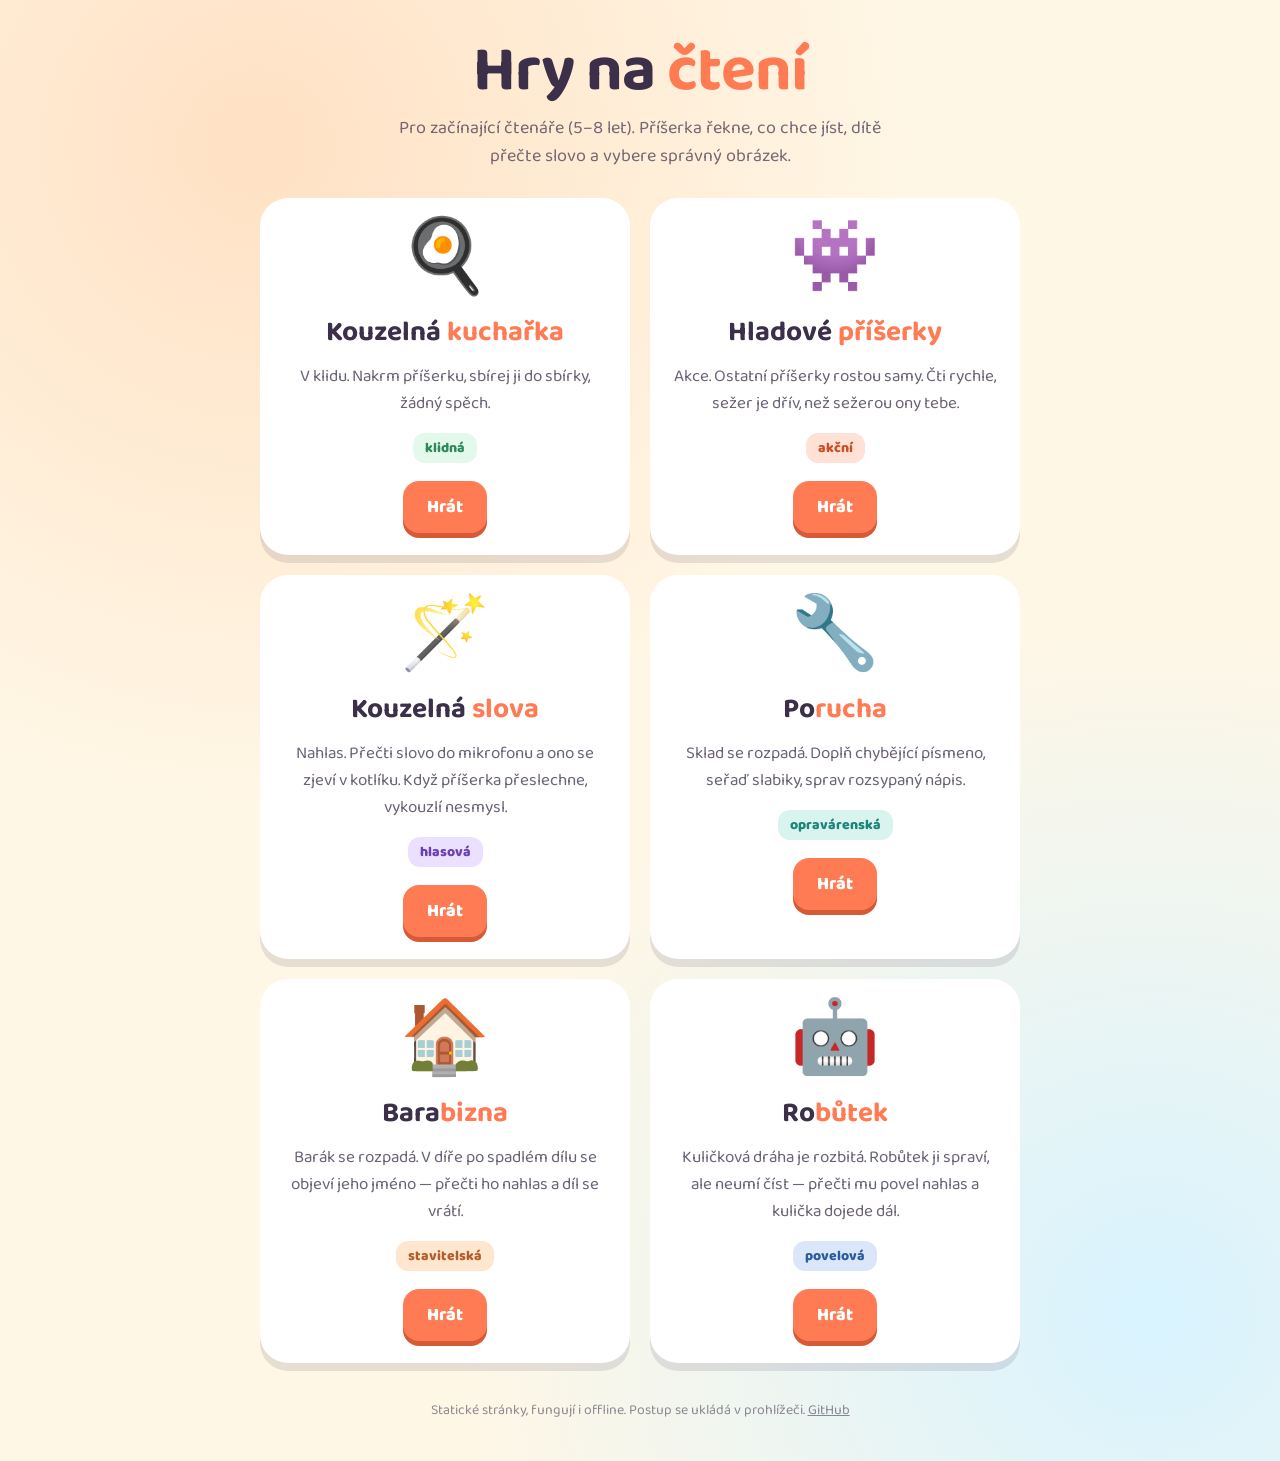
<file: index.html>
<!DOCTYPE html>
<html lang="cs">
<head>
<meta charset="utf-8">
<meta name="viewport" content="width=device-width, initial-scale=1">
<meta name="apple-mobile-web-app-capable" content="yes">
<title>Čtení – hry pro začínající čtenáře</title>
<link rel="icon" href="data:image/svg+xml,<svg xmlns=%22http://www.w3.org/2000/svg%22 viewBox=%220 0 100 100%22><text y=%22.9em%22 font-size=%2290%22>📖</text></svg>">
<link rel="preconnect" href="https://fonts.googleapis.com">
<link href="https://fonts.googleapis.com/css2?family=Baloo+2:wght@700;800&display=swap" rel="stylesheet">
<style>
  :root { --bg: #fff7e6; --ink: #3b2f4a; --accent: #ff7b54; --card: #fff; --shadow: 0 8px 0 rgba(59,47,74,.12); }
  * { box-sizing: border-box; -webkit-tap-highlight-color: transparent; }
  html, body { margin: 0; min-height: 100%; }
  body {
    font-family: 'Baloo 2', 'Nunito', system-ui, sans-serif; color: var(--ink); background: var(--bg);
    background-image: radial-gradient(circle at 20% 10%, #ffe1c4 0, transparent 40%), radial-gradient(circle at 90% 90%, #d8f3ff 0, transparent 40%);
    display: flex; flex-direction: column; align-items: center; padding: 24px 16px 40px;
  }
  h1 { font-size: clamp(36px, 8vw, 64px); margin: 16px 0 0; line-height: 1; letter-spacing: -1px; text-align: center; }
  h1 span { color: var(--accent); }
  .sub { margin: 10px 0 28px; opacity: .7; font-size: 18px; text-align: center; max-width: 520px; }
  .games { display: grid; grid-template-columns: repeat(auto-fit, minmax(260px, 1fr)); gap: 20px; width: 100%; max-width: 760px; }
  .game {
    display: flex; flex-direction: column; align-items: center; text-align: center; gap: 8px;
    background: var(--card); border-radius: 28px; padding: 26px 20px 22px; box-shadow: var(--shadow);
    color: inherit; text-decoration: none; transition: transform .15s, box-shadow .15s;
  }
  .game:hover { transform: translateY(-4px); box-shadow: 0 12px 0 rgba(59,47,74,.14); }
  .game:active { transform: translateY(4px); box-shadow: none; }
  .game .icon { font-size: 72px; line-height: 1; }
  .game h2 { margin: 6px 0 0; font-size: 28px; }
  .game h2 span { color: var(--accent); }
  .game p { margin: 0; font-size: 17px; opacity: .75; }
  .game .tag { margin-top: 8px; font-size: 14px; font-weight: 800; padding: 4px 12px; border-radius: 12px; background: #e3f9ec; color: #2f8a5a; }
  .game .tag.action { background: #ffe1d6; color: #c94f2a; }
  .game .tag.voice { background: #ece0ff; color: #6b3fb5; }
  .game .tag.repair { background: #d9f3ef; color: #1d8578; }
  .game .tag.house { background: #ffe6cf; color: #b35f2d; }
  .game .tag.robot { background: #dbe7f8; color: #2a5e9e; }
  .game .btn { margin-top: 10px; font-weight: 800; font-size: 18px; border-radius: 16px; padding: 12px 24px; background: var(--accent); color: #fff; box-shadow: 0 5px 0 #d65a36; }
  footer { margin-top: 36px; font-size: 14px; opacity: .55; text-align: center; }
  footer a { color: inherit; }
</style>
</head>
<body>
  <h1>Hry na <span>čtení</span></h1>
  <p class="sub">Pro začínající čtenáře (5–8 let). Příšerka řekne, co chce jíst, dítě přečte slovo a vybere správný obrázek.</p>

  <div class="games">
    <a class="game" href="kouzelna-kucharka/">
      <div class="icon">🍳</div>
      <h2>Kouzelná <span>kuchařka</span></h2>
      <p>V klidu. Nakrm příšerku, sbírej ji do sbírky, žádný spěch.</p>
      <span class="tag">klidná</span>
      <span class="btn">Hrát</span>
    </a>
    <a class="game" href="hladove-priserky/">
      <div class="icon">👾</div>
      <h2>Hladové <span>příšerky</span></h2>
      <p>Akce. Ostatní příšerky rostou samy. Čti rychle, sežer je dřív, než sežerou ony tebe.</p>
      <span class="tag action">akční</span>
      <span class="btn">Hrát</span>
    </a>
    <a class="game" href="kouzelna-slova/">
      <div class="icon">🪄</div>
      <h2>Kouzelná <span>slova</span></h2>
      <p>Nahlas. Přečti slovo do mikrofonu a ono se zjeví v kotlíku. Když příšerka přeslechne, vykouzlí nesmysl.</p>
      <span class="tag voice">hlasová</span>
      <span class="btn">Hrát</span>
    </a>
    <a class="game" href="porucha/">
      <div class="icon">🔧</div>
      <h2>Po<span>rucha</span></h2>
      <p>Sklad se rozpadá. Doplň chybějící písmeno, seřaď slabiky, sprav rozsypaný nápis.</p>
      <span class="tag repair">opravárenská</span>
      <span class="btn">Hrát</span>
    </a>
    <a class="game" href="barabizna/">
      <div class="icon">🏠</div>
      <h2>Bara<span>bizna</span></h2>
      <p>Barák se rozpadá. V díře po spadlém dílu se objeví jeho jméno — přečti ho nahlas a díl se vrátí.</p>
      <span class="tag house">stavitelská</span>
      <span class="btn">Hrát</span>
    </a>
    <a class="game" href="robutek/">
      <div class="icon">🤖</div>
      <h2>Ro<span>bůtek</span></h2>
      <p>Kuličková dráha je rozbitá. Robůtek ji spraví, ale neumí číst — přečti mu povel nahlas a kulička dojede dál.</p>
      <span class="tag robot">povelová</span>
      <span class="btn">Hrát</span>
    </a>
  </div>

  <footer>Statické stránky, fungují i offline. Postup se ukládá v prohlížeči. <a href="https://github.com/tynovsky/cteni">GitHub</a></footer>
</body>
</html>
</file>
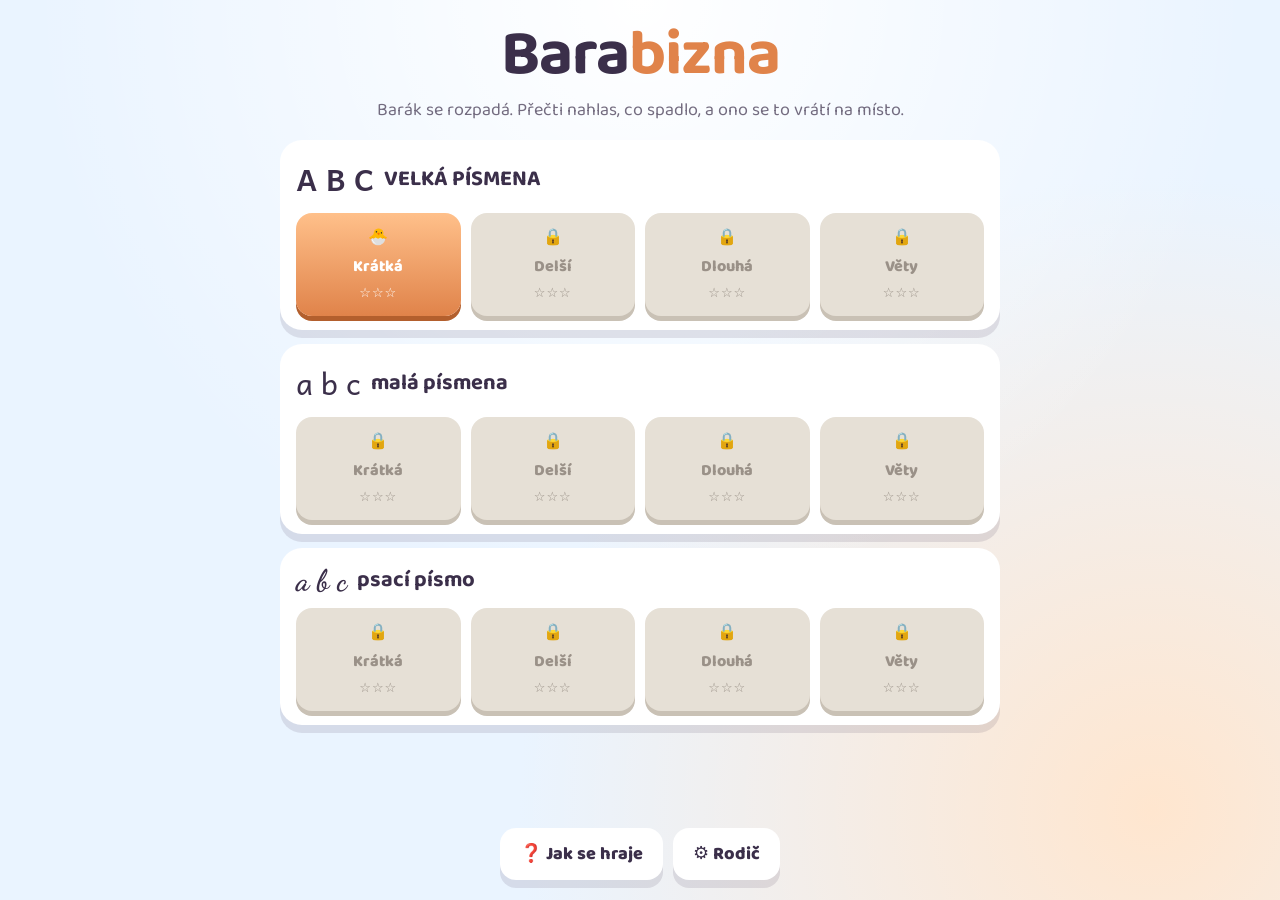
<file: barabizna/index.html>
<!DOCTYPE html>
<html lang="cs">
<head>
<meta charset="utf-8">
<meta name="viewport" content="width=device-width, initial-scale=1, maximum-scale=1, user-scalable=no">
<meta name="apple-mobile-web-app-capable" content="yes">
<title>Barabizna</title>
<link rel="preconnect" href="https://fonts.googleapis.com">
<link href="https://fonts.googleapis.com/css2?family=Andika:wght@400;700&family=Baloo+2:wght@700;800&family=Dancing+Script:wght@600;700&display=swap" rel="stylesheet">
<link rel="stylesheet" href="style.css">
</head>
<body>

<!-- DOMŮ -->
<section id="home" class="screen active">
  <header class="title">
    <h1>Bara<span>bizna</span></h1>
    <p>Barák se rozpadá. Přečti nahlas, co spadlo, a ono se to vrátí na místo.</p>
  </header>
  <div class="warn" id="mic-warn" hidden></div>
  <div class="worlds" id="worlds"></div>
  <div class="home-buttons">
    <button class="btn ghost" id="btn-help">❓ Jak se hraje</button>
    <button class="btn ghost" id="btn-parent">⚙️ Rodič</button>
  </div>
</section>

<!-- HRA -->
<section id="game" class="screen">
  <div class="topbar">
    <button class="btn round" id="btn-back">←</button>
    <div class="progress"><div class="bar" id="bar"></div><span id="bar-text"></span></div>
    <button class="btn round" id="btn-speak" title="Přečti mi to">🔊</button>
  </div>

  <div class="scene-wrap" id="scene-wrap">
    <div class="scene" id="scene">
      <svg id="svg" viewBox="0 0 400 340" preserveAspectRatio="xMidYMid meet" aria-hidden="true"></svg>
      <div class="labels" id="labels"></div>
    </div>
  </div>

  <div class="micbar" id="micbar" hidden>
    <button class="mic off" id="btn-mic">
      <span class="ring"></span>
      <span class="ico">🎤</span>
    </button>
    <div class="mic-side">
      <div class="mic-label" id="mic-label">Ťukni a mluv</div>
      <div class="heard" id="heard"></div>
    </div>
  </div>
</section>

<!-- Modal: kolo hotovo -->
<div class="modal" id="modal-done">
  <div class="card">
    <div class="confetti">🏠</div>
    <h2 id="done-title"></h2>
    <p id="done-text"></p>
    <div class="modal-buttons">
      <button class="btn big" id="btn-next">Ještě jednou</button>
      <button class="btn ghost" id="btn-home">Domů</button>
    </div>
  </div>
</div>

<!-- Modal: nápověda -->
<div class="modal" id="modal-help">
  <div class="card help">
    <h2>Jak se hraje</h2>
    <ul>
      <li>🏠 Na začátku je barák celý. Žádná písmena.</li>
      <li>🧱 Po chvíli něco spadne — zůstane po tom díra a v ní <b>slovo</b>.</li>
      <li>🗣️ Přečti to slovo nahlas a věc se vrátí na místo.</li>
      <li>🕳️ Děr může být víc naráz. Přečti kteroukoli, záleží na tobě.</li>
      <li>👆 Ťuknutí na slovo ti ho přečte. Když se čtení nedaří, ťuknutím se díl vrátí.</li>
      <li>🏆 Vrátíš dost dílů a kolo je hotové. Prohrát se nedá.</li>
    </ul>
    <div class="modal-buttons"><button class="btn big" id="help-close">Jasně</button></div>
  </div>
</div>

<!-- Modal: rodič -->
<div class="modal" id="modal-parent">
  <div class="card parent">
    <div id="parent-gate">
      <h2>Pro rodiče</h2>
      <p>Kolik je <b id="gate-q"></b>?</p>
      <input type="number" id="gate-a" inputmode="numeric">
      <div class="modal-buttons"><button class="btn big" id="gate-ok">OK</button><button class="btn ghost" id="gate-cancel">Zpět</button></div>
    </div>
    <div id="parent-panel" hidden>
      <h2>Nastavení</h2>
      <label><input type="checkbox" id="opt-mic"> Opravovat hlasem (mikrofon)</label>
      <label>Přísnost rozpoznávání:
        <select id="opt-strict">
          <option value="0">shovívavá – uzná i nepřesné</option>
          <option value="1">normální</option>
          <option value="2">přísná – jen přesně</option>
        </select>
      </label>
      <label>Jak rychle se rozpadá:
        <select id="opt-speed">
          <option value="0.6">pomalu</option>
          <option value="1">normálně</option>
          <option value="1.6">rychle</option>
        </select>
      </label>
      <label>Dílů na kolo: <input type="number" id="opt-goal" min="3" max="20"></label>
      <label><input type="checkbox" id="opt-syll"> Ukazovat slabiky (KO·MÍN)</label>
      <label><input type="checkbox" id="opt-tts"> Předčítat nahlas (🔊)</label>
      <label><input type="checkbox" id="opt-sound"> Zvuky</label>
      <label><input type="checkbox" id="opt-unlock"> Odemknout všechny levely</label>
      <div class="modal-buttons">
        <button class="btn ghost danger" id="btn-reset">Smazat postup</button>
        <button class="btn big" id="parent-close">Hotovo</button>
      </div>
    </div>
  </div>
</div>

<script src="parts.js"></script>
<script src="game.js"></script>
</body>
</html>
</file>
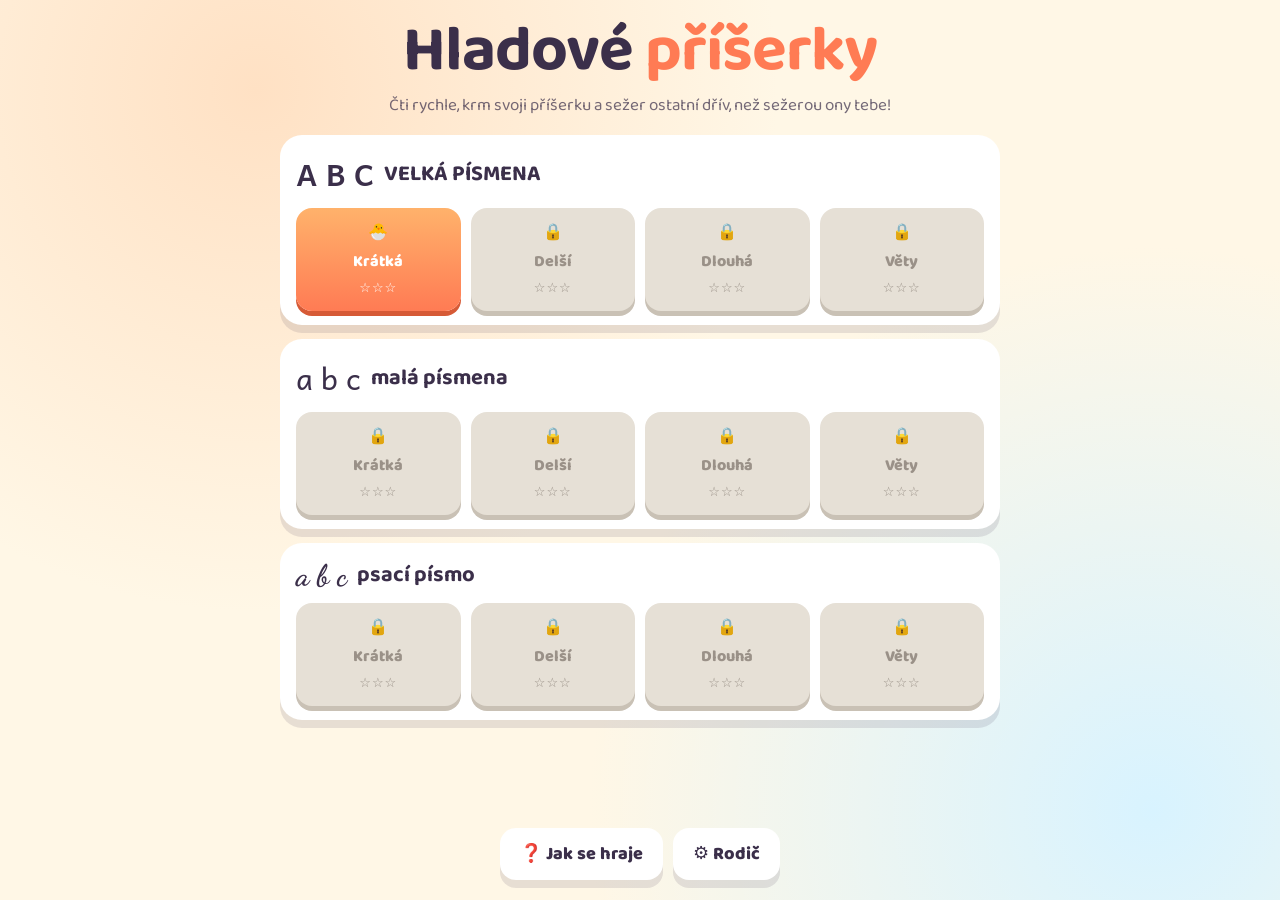
<file: hladove-priserky/index.html>
<!DOCTYPE html>
<html lang="cs">
<head>
<meta charset="utf-8">
<meta name="viewport" content="width=device-width, initial-scale=1, maximum-scale=1, user-scalable=no">
<meta name="apple-mobile-web-app-capable" content="yes">
<title>Hladové příšerky</title>
<link rel="preconnect" href="https://fonts.googleapis.com">
<link href="https://fonts.googleapis.com/css2?family=Andika:wght@400;700&family=Baloo+2:wght@700;800&family=Dancing+Script:wght@600;700&display=swap" rel="stylesheet">
<link rel="icon" href="data:image/svg+xml,<svg xmlns=%22http://www.w3.org/2000/svg%22 viewBox=%220 0 100 100%22><text y=%22.9em%22 font-size=%2290%22>👾</text></svg>">
<link rel="stylesheet" href="style.css">
</head>
<body>

<!-- DOMŮ -->
<section id="home" class="screen active">
  <header class="title">
    <h1>Hladové <span>příšerky</span></h1>
    <p>Čti rychle, krm svoji příšerku a sežer ostatní dřív, než sežerou ony tebe!</p>
  </header>
  <div class="worlds" id="worlds"></div>
  <div class="home-buttons">
    <button class="btn ghost" id="btn-help">❓ Jak se hraje</button>
    <button class="btn ghost" id="btn-parent">⚙️ Rodič</button>
  </div>
</section>

<!-- HRA -->
<section id="game" class="screen">
  <div class="topbar">
    <button class="btn round" id="btn-back">←</button>
    <div class="score" id="score"></div>
    <button class="btn round" id="btn-speak" title="Přečti mi to">🔊</button>
  </div>
  <div class="arena" id="arena">
    <div class="flash" id="flash"></div>
  </div>
  <div class="feed">
    <div class="bubble" id="bubble"><span class="who" id="who"></span><span id="word"></span></div>
    <div class="choices" id="choices"></div>
  </div>
</section>

<!-- Modal: konec kola -->
<div class="modal" id="modal-done">
  <div class="card">
    <div class="confetti" id="done-icon">🎉</div>
    <h2 id="done-title"></h2>
    <p id="done-text"></p>
    <div class="modal-buttons">
      <button class="btn big" id="btn-again">Znovu</button>
      <button class="btn ghost" id="btn-home">Domů</button>
    </div>
  </div>
</div>

<!-- Modal: nápověda -->
<div class="modal" id="modal-help">
  <div class="card help">
    <h2>Jak se hraje</h2>
    <ul>
      <li>🍎 Přečti, co tvoje příšerka chce, a ťukni na správný obrázek. Příšerka vyroste.</li>
      <li>👾 Ostatní příšerky rostou samy. Když budeš pomalý, přerostou tě.</li>
      <li>😋 Větší příšerka sežere menší, když se dotknou. Ty taky!</li>
      <li>👆 Ťukni do arény a tvoje příšerka tam poplave. Uteč velkým, lov malé.</li>
      <li>🏆 Sežer dost příšerek a vyhrál jsi.</li>
    </ul>
    <div class="modal-buttons"><button class="btn big" id="help-close">Jasně!</button></div>
  </div>
</div>

<!-- Modal: rodič -->
<div class="modal" id="modal-parent">
  <div class="card parent">
    <div id="parent-gate">
      <h2>Pro rodiče</h2>
      <p>Kolik je <b id="gate-q"></b>?</p>
      <input type="number" id="gate-a" inputmode="numeric">
      <div class="modal-buttons"><button class="btn big" id="gate-ok">OK</button><button class="btn ghost" id="gate-cancel">Zpět</button></div>
    </div>
    <div id="parent-panel" hidden>
      <h2>Nastavení</h2>
      <label><input type="checkbox" id="opt-syll"> Ukazovat slabiky (MA-SO)</label>
      <label><input type="checkbox" id="opt-tts"> Předčítat nahlas (🔊)</label>
      <label><input type="checkbox" id="opt-sound"> Zvuky</label>
      <label><input type="checkbox" id="opt-unlock"> Odemknout všechny levely</label>
      <label>Tempo hry:
        <select id="opt-tempo">
          <option value="0.6">Pomalé</option>
          <option value="1">Normální</option>
          <option value="1.5">Rychlé</option>
        </select>
      </label>
      <label>Kolik příšerek sežrat na výhru: <input type="number" id="opt-target" min="3" max="20"></label>
      <h3>Vlastní slova</h3>
      <p class="hint">Slabiky odděl pomlčkou, např. <code>ba-bič-ka</code>. Emoji nebo obrázek: vlož emoji.</p>
      <div class="row"><input id="cw-word" placeholder="slo-vo"><input id="cw-emoji" placeholder="🧸" maxlength="8"><button class="btn" id="cw-add">+</button></div>
      <ul id="cw-list"></ul>
      <div class="modal-buttons">
        <button class="btn ghost danger" id="btn-reset">Smazat postup</button>
        <button class="btn big" id="parent-close">Hotovo</button>
      </div>
    </div>
  </div>
</div>

<script src="words.js"></script>
<script src="game.js"></script>
</body>
</html>
</file>
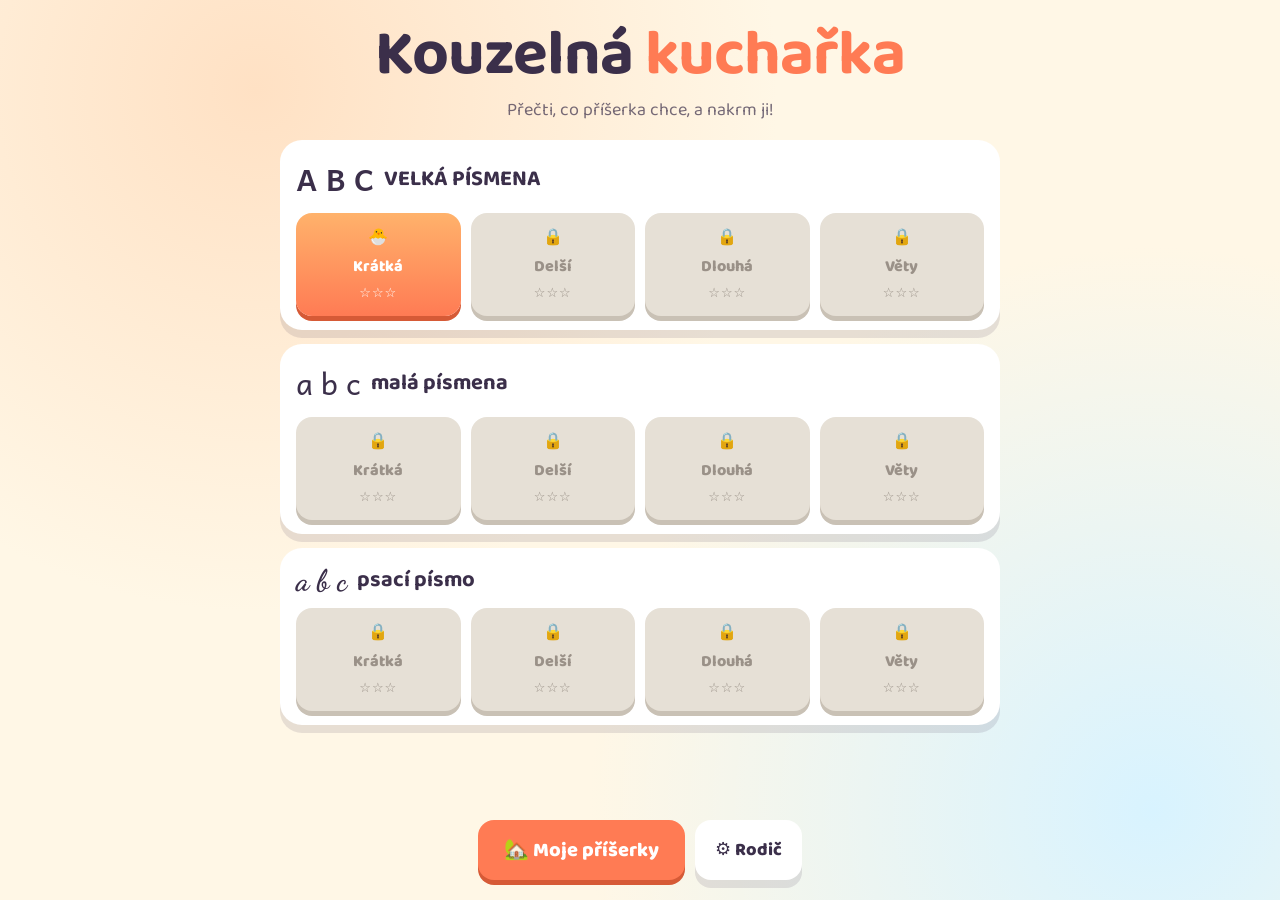
<file: kouzelna-kucharka/index.html>
<!DOCTYPE html>
<html lang="cs">
<head>
<meta charset="utf-8">
<meta name="viewport" content="width=device-width, initial-scale=1, maximum-scale=1, user-scalable=no">
<meta name="apple-mobile-web-app-capable" content="yes">
<title>Kouzelná kuchařka</title>
<link rel="preconnect" href="https://fonts.googleapis.com">
<link href="https://fonts.googleapis.com/css2?family=Andika:wght@400;700&family=Baloo+2:wght@700;800&family=Dancing+Script:wght@600;700&display=swap" rel="stylesheet">
<link rel="stylesheet" href="style.css">
</head>
<body>

<!-- DOMŮ -->
<section id="home" class="screen active">
  <header class="title">
    <h1>Kouzelná <span>kuchařka</span></h1>
    <p>Přečti, co příšerka chce, a nakrm ji!</p>
  </header>
  <div class="worlds" id="worlds"></div>
  <div class="home-buttons">
    <button class="btn big" id="btn-zoo">🏡 Moje příšerky</button>
    <button class="btn ghost" id="btn-parent">⚙️ Rodič</button>
  </div>
</section>

<!-- HRA -->
<section id="game" class="screen">
  <div class="topbar">
    <button class="btn round" id="btn-back">←</button>
    <div class="progress"><div class="bar" id="bar"></div><span id="bar-text"></span></div>
    <button class="btn round" id="btn-speak" title="Přečti mi to">🔊</button>
  </div>
  <div class="stage">
    <div class="monster-wrap" id="monster-wrap">
      <div class="monster" id="monster"></div>
      <div class="monster-name" id="monster-name"></div>
    </div>
    <div class="bubble" id="bubble"><span id="word"></span></div>
  </div>
  <div class="choices" id="choices"></div>
</section>

<!-- ZOO -->
<section id="zoo" class="screen">
  <div class="topbar"><button class="btn round" id="btn-zoo-back">←</button><h2>Moje příšerky</h2><span></span></div>
  <div class="zoo-grid" id="zoo-grid"></div>
</section>

<!-- Modal: level hotov -->
<div class="modal" id="modal-done">
  <div class="card">
    <div class="confetti">🎉</div>
    <h2 id="done-title">Příšerka je plná!</h2>
    <p id="done-text"></p>
    <div class="modal-buttons">
      <button class="btn big" id="btn-next">Další příšerka</button>
      <button class="btn ghost" id="btn-home">Domů</button>
    </div>
  </div>
</div>

<!-- Modal: rodič -->
<div class="modal" id="modal-parent">
  <div class="card parent">
    <div id="parent-gate">
      <h2>Pro rodiče</h2>
      <p>Kolik je <b id="gate-q"></b>?</p>
      <input type="number" id="gate-a" inputmode="numeric">
      <div class="modal-buttons"><button class="btn big" id="gate-ok">OK</button><button class="btn ghost" id="gate-cancel">Zpět</button></div>
    </div>
    <div id="parent-panel" hidden>
      <h2>Nastavení</h2>
      <label><input type="checkbox" id="opt-syll"> Ukazovat slabiky (MA-SO)</label>
      <label><input type="checkbox" id="opt-tts"> Předčítat nahlas (🔊)</label>
      <label><input type="checkbox" id="opt-sound"> Zvuky</label>
      <label><input type="checkbox" id="opt-unlock"> Odemknout všechny levely</label>
      <label>Jídel na příšerku: <input type="number" id="opt-goal" min="3" max="20"></label>
      <h3>Vlastní slova</h3>
      <p class="hint">Slabiky odděl pomlčkou, např. <code>ba-bič-ka</code>. Emoji nebo obrázek: vlož emoji.</p>
      <div class="row"><input id="cw-word" placeholder="slo-vo"><input id="cw-emoji" placeholder="🧸" maxlength="8"><button class="btn" id="cw-add">+</button></div>
      <ul id="cw-list"></ul>
      <div class="modal-buttons">
        <button class="btn ghost danger" id="btn-reset">Smazat postup</button>
        <button class="btn big" id="parent-close">Hotovo</button>
      </div>
    </div>
  </div>
</div>

<script src="words.js"></script>
<script src="game.js"></script>
</body>
</html>
</file>
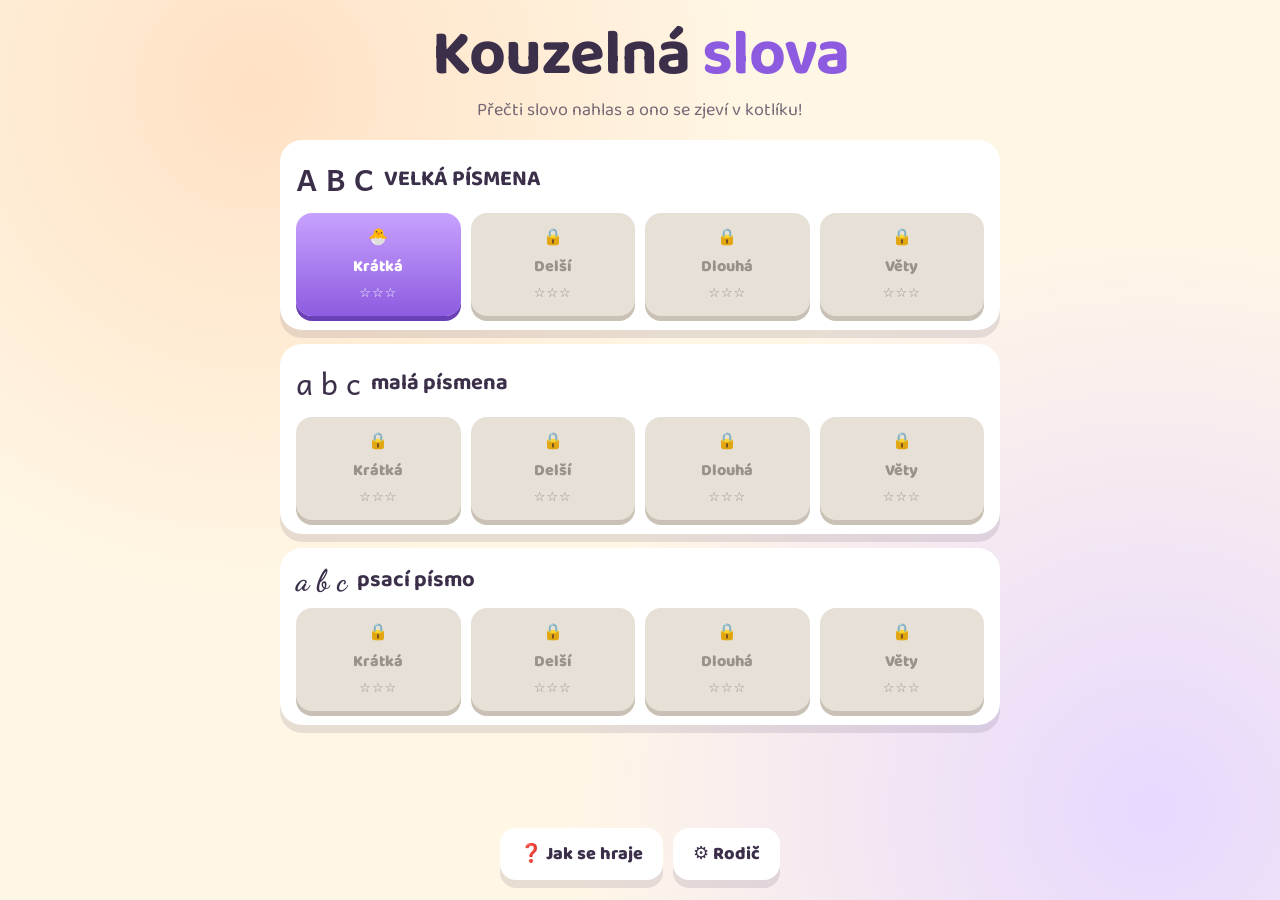
<file: kouzelna-slova/index.html>
<!DOCTYPE html>
<html lang="cs">
<head>
<meta charset="utf-8">
<meta name="viewport" content="width=device-width, initial-scale=1, maximum-scale=1, user-scalable=no">
<meta name="apple-mobile-web-app-capable" content="yes">
<title>Kouzelná slova</title>
<link rel="preconnect" href="https://fonts.googleapis.com">
<link href="https://fonts.googleapis.com/css2?family=Andika:wght@400;700&family=Baloo+2:wght@700;800&family=Dancing+Script:wght@600;700&display=swap" rel="stylesheet">
<link rel="stylesheet" href="style.css">
</head>
<body>

<!-- DOMŮ -->
<section id="home" class="screen active">
  <header class="title">
    <h1>Kouzelná <span>slova</span></h1>
    <p>Přečti slovo nahlas a ono se zjeví v kotlíku!</p>
  </header>
  <div class="warn" id="mic-warn" hidden></div>
  <div class="worlds" id="worlds"></div>
  <div class="home-buttons">
    <button class="btn ghost" id="btn-help">❓ Jak se hraje</button>
    <button class="btn ghost" id="btn-parent">⚙️ Rodič</button>
  </div>
</section>

<!-- HRA -->
<section id="game" class="screen">
  <div class="topbar">
    <button class="btn round" id="btn-back">←</button>
    <div class="progress"><div class="bar" id="bar"></div><span id="bar-text"></span></div>
    <button class="btn round" id="btn-speak" title="Přečti mi to">🔊</button>
  </div>

  <div class="stage">
    <div class="bubble" id="bubble"><span id="word"></span></div>
    <div class="scene">
      <div class="monster-wrap">
        <div class="monster" id="monster"></div>
        <div class="monster-name" id="monster-name"></div>
      </div>
      <div class="cauldron">
        <div class="conjure" id="conjure"></div>
        <svg class="pot" viewBox="0 0 200 172" aria-hidden="true">
          <rect x="44" y="126" width="15" height="34" rx="7" fill="#3a2d4a" transform="rotate(13 51 143)"/>
          <rect x="141" y="126" width="15" height="34" rx="7" fill="#3a2d4a" transform="rotate(-13 148 143)"/>
          <circle cx="20" cy="76" r="13" fill="none" stroke="#3a2d4a" stroke-width="8"/>
          <circle cx="180" cy="76" r="13" fill="none" stroke="#3a2d4a" stroke-width="8"/>
          <path d="M24,64 h152 v20 a76,68 0 0 1 -152,0 z" fill="#5a4570"/>
          <ellipse cx="100" cy="64" rx="76" ry="19" fill="#3a2d4a"/>
          <ellipse class="brew" cx="100" cy="66" rx="64" ry="14" fill="#7fe3d6"/>
          <circle class="bub b1" cx="76" cy="64" r="7" fill="#d3fff8"/>
          <circle class="bub b2" cx="106" cy="68" r="5" fill="#d3fff8"/>
          <circle class="bub b3" cx="128" cy="63" r="6" fill="#d3fff8"/>
        </svg>
      </div>
    </div>
  </div>

  <div class="micbar">
    <button class="mic off" id="btn-mic">
      <span class="ring"></span>
      <span class="ico">🎤</span>
    </button>
    <div class="mic-side">
      <div class="mic-label" id="mic-label">Ťukni a mluv</div>
      <div class="heard" id="heard"></div>
    </div>
  </div>

  <div class="choices" id="choices" hidden></div>
</section>

<!-- Modal: level hotov -->
<div class="modal" id="modal-done">
  <div class="card">
    <div class="confetti">🎉</div>
    <h2 id="done-title">Hotovo!</h2>
    <p id="done-text"></p>
    <div class="ate" id="done-ate"></div>
    <div class="modal-buttons">
      <button class="btn big" id="btn-next">Kouzlit dál</button>
      <button class="btn ghost" id="btn-home">Domů</button>
    </div>
  </div>
</div>

<!-- Modal: nápověda -->
<div class="modal" id="modal-help">
  <div class="card help">
    <h2>Jak se hraje</h2>
    <ul>
      <li>🪄 V bublině je slovo. <b>Přečti ho nahlas</b> do mikrofonu.</li>
      <li>🍲 Když to příšerka slyší, věc se zjeví v kotlíku.</li>
      <li>😵 Když přeslechne, vykouzlí něco jiného — nevadí, zkus to znovu.</li>
      <li>👆 Po dvou přeslechnutích se dole objeví obrázky, dá se ťuknout.</li>
      <li>🔊 Tlačítko nahoře slovo přečte za tebe.</li>
    </ul>
    <p class="hint">Mikrofon funguje jen na zabezpečené stránce (https) a potřebuje internet.
      Poprvé se prohlížeč zeptá na povolení — potvrď „Povolit“.</p>
    <div class="modal-buttons"><button class="btn big" id="help-close">Jasně</button></div>
  </div>
</div>

<!-- Modal: rodič -->
<div class="modal" id="modal-parent">
  <div class="card parent">
    <div id="parent-gate">
      <h2>Pro rodiče</h2>
      <p>Kolik je <b id="gate-q"></b>?</p>
      <input type="number" id="gate-a" inputmode="numeric">
      <div class="modal-buttons"><button class="btn big" id="gate-ok">OK</button><button class="btn ghost" id="gate-cancel">Zpět</button></div>
    </div>
    <div id="parent-panel" hidden>
      <h2>Nastavení</h2>
      <label><input type="checkbox" id="opt-mic"> Ovládání hlasem (mikrofon)</label>
      <label>Přísnost rozpoznávání:
        <select id="opt-strict">
          <option value="0">shovívavá – uzná i nepřesné</option>
          <option value="1">normální</option>
          <option value="2">přísná – jen přesně</option>
        </select>
      </label>
      <label><input type="checkbox" id="opt-syll"> Ukazovat slabiky (MA-SO)</label>
      <label><input type="checkbox" id="opt-tts"> Předčítat nahlas (🔊)</label>
      <label><input type="checkbox" id="opt-sound"> Zvuky</label>
      <label><input type="checkbox" id="opt-unlock"> Odemknout všechny levely</label>
      <label>Kouzel na kolo: <input type="number" id="opt-goal" min="3" max="20"></label>
      <h3>Vlastní slova</h3>
      <p class="hint">Slabiky odděl pomlčkou, např. <code>ba-bič-ka</code>. K tomu emoji.</p>
      <div class="row"><input id="cw-word" placeholder="slo-vo"><input id="cw-emoji" placeholder="🧸" maxlength="8"><button class="btn" id="cw-add">+</button></div>
      <ul id="cw-list"></ul>
      <div class="modal-buttons">
        <button class="btn ghost danger" id="btn-reset">Smazat postup</button>
        <button class="btn big" id="parent-close">Hotovo</button>
      </div>
    </div>
  </div>
</div>

<script src="words.js"></script>
<script src="game.js"></script>
</body>
</html>
</file>
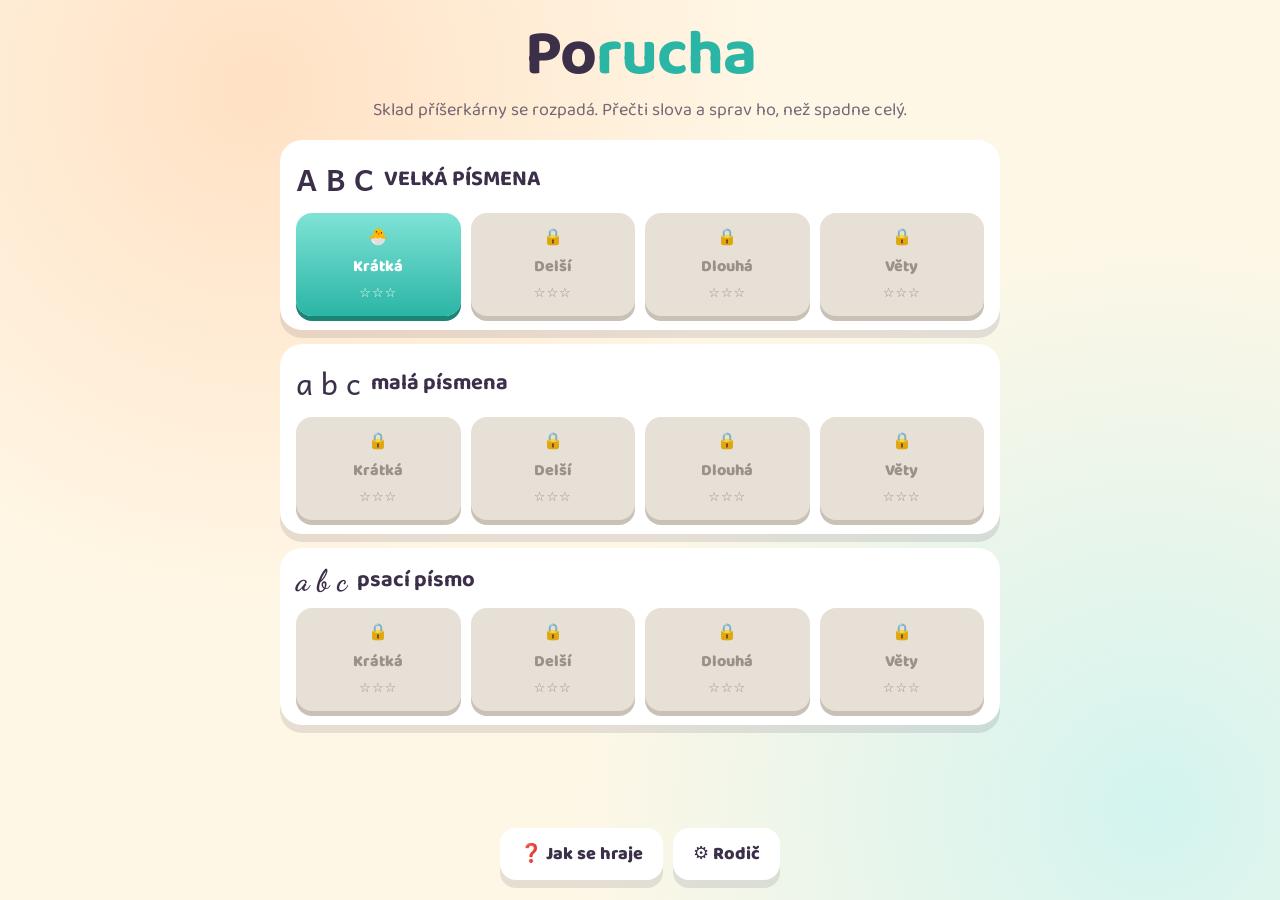
<file: porucha/index.html>
<!DOCTYPE html>
<html lang="cs">
<head>
<meta charset="utf-8">
<meta name="viewport" content="width=device-width, initial-scale=1, maximum-scale=1, user-scalable=no">
<meta name="apple-mobile-web-app-capable" content="yes">
<title>Porucha</title>
<link rel="preconnect" href="https://fonts.googleapis.com">
<link href="https://fonts.googleapis.com/css2?family=Andika:wght@400;700&family=Baloo+2:wght@700;800&family=Dancing+Script:wght@600;700&display=swap" rel="stylesheet">
<link rel="stylesheet" href="style.css">
</head>
<body>

<!-- DOMŮ -->
<section id="home" class="screen active">
  <header class="title">
    <h1>Po<span>rucha</span></h1>
    <p>Sklad příšerkárny se rozpadá. Přečti slova a sprav ho, než spadne celý.</p>
  </header>
  <div class="warn" id="mic-warn" hidden></div>
  <div class="worlds" id="worlds"></div>
  <div class="home-buttons">
    <button class="btn ghost" id="btn-help">❓ Jak se hraje</button>
    <button class="btn ghost" id="btn-parent">⚙️ Rodič</button>
  </div>
</section>

<!-- HRA -->
<section id="game" class="screen">
  <div class="topbar">
    <button class="btn round" id="btn-back">←</button>
    <div class="progress"><div class="bar" id="bar"></div><span id="bar-text"></span></div>
    <button class="btn round" id="btn-speak" title="Přečti mi to">🔊</button>
  </div>

  <div class="errbar" id="errbar"></div>
  <div class="panel" id="panel"></div>

  <div class="repair" id="repair">
    <div class="repair-title" id="repair-title"></div>
    <div class="repair-stage" id="repair-stage"></div>
    <div class="micbar" id="micbar" hidden>
      <button class="mic off" id="btn-mic">
        <span class="ring"></span>
        <span class="ico">🎤</span>
      </button>
      <div class="mic-side">
        <div class="mic-label" id="mic-label">Ťukni a mluv</div>
        <div class="heard" id="heard"></div>
      </div>
    </div>
    <div class="repair-choices" id="repair-choices"></div>
  </div>
</section>

<!-- Modal: konec kola -->
<div class="modal" id="modal-done">
  <div class="card">
    <div class="confetti" id="done-icon">🎉</div>
    <h2 id="done-title"></h2>
    <p id="done-text"></p>
    <div class="modal-buttons">
      <button class="btn big" id="btn-next">Znovu</button>
      <button class="btn ghost" id="btn-home">Domů</button>
    </div>
  </div>
</div>

<!-- Modal: nápověda -->
<div class="modal" id="modal-help">
  <div class="card help">
    <h2>Jak se hraje</h2>
    <ul>
      <li>📦 Nahoře je sklad. Každá bedna má obrázek a nápis.</li>
      <li>⚠️ Po chvíli se bedny začnou kazit — zmizí obrázek nebo se rozsype nápis.</li>
      <li>🔧 Ťukni na rozbitou bednu a <b>přečti nahlas</b>, co má na nápisu být.
        Bedna se spraví.</li>
      <li>👆 Když to nejde, po chvíli se dole objeví kachličky k ťuknutí.</li>
      <li>🏆 Spravíš dost beden = vyhráno.</li>
      <li>💥 Když se rozbijí všechny naráz, sklad spadne a kolo začíná znovu.</li>
      <li>🔊 Tlačítko nahoře nápis přečte.</li>
    </ul>
    <p class="hint">Hra se rozbíjí naschvál — je to součást hry, ne chyba zařízení.</p>
    <div class="modal-buttons"><button class="btn big" id="help-close">Jasně</button></div>
  </div>
</div>

<!-- Modal: rodič -->
<div class="modal" id="modal-parent">
  <div class="card parent">
    <div id="parent-gate">
      <h2>Pro rodiče</h2>
      <p>Kolik je <b id="gate-q"></b>?</p>
      <input type="number" id="gate-a" inputmode="numeric">
      <div class="modal-buttons"><button class="btn big" id="gate-ok">OK</button><button class="btn ghost" id="gate-cancel">Zpět</button></div>
    </div>
    <div id="parent-panel" hidden>
      <h2>Nastavení</h2>
      <label><input type="checkbox" id="opt-mic"> Opravovat hlasem (mikrofon)</label>
      <label>Přísnost rozpoznávání:
        <select id="opt-strict">
          <option value="0">shovívavá – uzná i nepřesné</option>
          <option value="1">normální</option>
          <option value="2">přísná – jen přesně</option>
        </select>
      </label>
      <label>Jak rychle se kazí:
        <select id="opt-speed">
          <option value="0.6">pomalu</option>
          <option value="1">normálně</option>
          <option value="1.6">rychle</option>
        </select>
      </label>
      <label>Oprav na kolo: <input type="number" id="opt-goal" min="3" max="20"></label>
      <label><input type="checkbox" id="opt-syll"> Ukazovat slabiky (MA-SO)</label>
      <label><input type="checkbox" id="opt-tts"> Předčítat nahlas (🔊)</label>
      <label><input type="checkbox" id="opt-sound"> Zvuky</label>
      <label><input type="checkbox" id="opt-unlock"> Odemknout všechny levely</label>
      <h3>Vlastní slova</h3>
      <p class="hint">Slabiky odděl pomlčkou, např. <code>ba-bič-ka</code>. K tomu emoji.</p>
      <div class="row"><input id="cw-word" placeholder="slo-vo"><input id="cw-emoji" placeholder="🧸" maxlength="8"><button class="btn" id="cw-add">+</button></div>
      <ul id="cw-list"></ul>
      <div class="modal-buttons">
        <button class="btn ghost danger" id="btn-reset">Smazat postup</button>
        <button class="btn big" id="parent-close">Hotovo</button>
      </div>
    </div>
  </div>
</div>

<script src="words.js"></script>
<script src="game.js"></script>
</body>
</html>
</file>
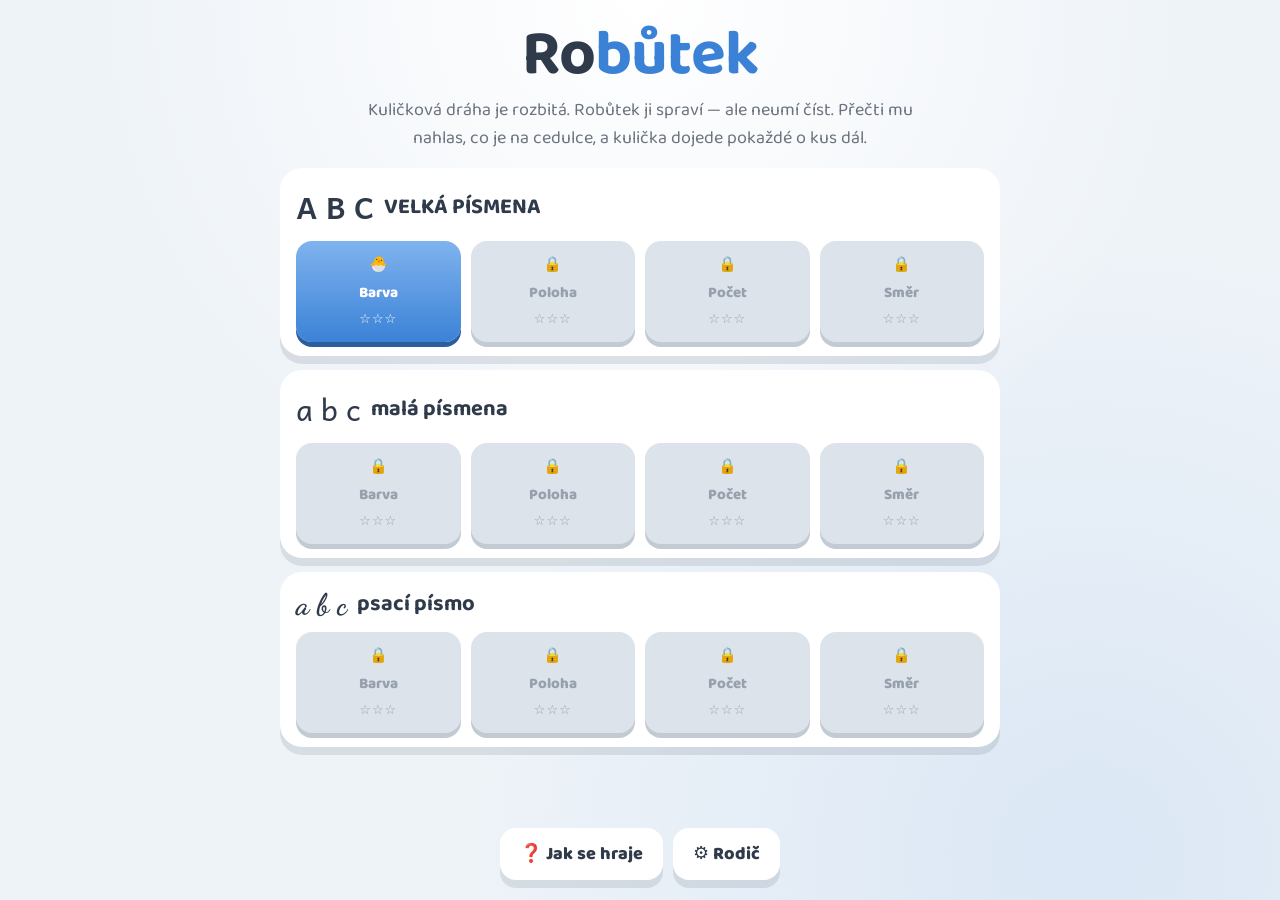
<file: robutek/index.html>
<!DOCTYPE html>
<html lang="cs">
<head>
<meta charset="utf-8">
<meta name="viewport" content="width=device-width, initial-scale=1, maximum-scale=1, user-scalable=no">
<meta name="apple-mobile-web-app-capable" content="yes">
<title>Robůtek</title>
<link rel="preconnect" href="https://fonts.googleapis.com">
<link href="https://fonts.googleapis.com/css2?family=Andika:wght@400;700&family=Baloo+2:wght@700;800&family=Dancing+Script:wght@600;700&display=swap" rel="stylesheet">
<link rel="stylesheet" href="style.css">
</head>
<body>

<!-- DOMŮ -->
<section id="home" class="screen active">
  <header class="title">
    <h1>Ro<span>bůtek</span></h1>
    <p>Kuličková dráha je rozbitá. Robůtek ji spraví — ale neumí číst.
      Přečti mu nahlas, co je na cedulce, a kulička dojede pokaždé o kus dál.</p>
  </header>
  <div class="warn" id="mic-warn" hidden></div>
  <div class="worlds" id="worlds"></div>
  <div class="home-buttons">
    <button class="btn ghost" id="btn-help">❓ Jak se hraje</button>
    <button class="btn ghost" id="btn-parent">⚙️ Rodič</button>
  </div>
</section>

<!-- HRA -->
<section id="game" class="screen">
  <div class="topbar">
    <button class="btn round" id="btn-back">←</button>
    <div class="progress"><div class="bar" id="bar"></div><span id="bar-text"></span></div>
  </div>

  <div class="ticket-wrap">
    <div class="ticket" id="ticket"><span id="ticket-text"></span></div>
    <div class="pressure" title="tlak"><div class="pressure-fill" id="pressure"></div></div>
  </div>

  <div class="stage">
    <svg id="svg" viewBox="0 0 440 330" preserveAspectRatio="xMidYMid meet" aria-hidden="true"></svg>
    <div class="say" id="say" hidden></div>
  </div>

  <div class="micbar" id="micbar" hidden>
    <button class="mic off" id="btn-mic">
      <span class="ring"></span>
      <span class="ico">🎤</span>
    </button>
    <div class="mic-side">
      <div class="mic-label" id="mic-label">Ťukni a mluv</div>
      <div class="heard" id="heard"></div>
    </div>
  </div>
</section>

<!-- Modal: kolo hotovo -->
<div class="modal" id="modal-done">
  <div class="card">
    <div class="confetti" id="done-icon">🤖</div>
    <h2 id="done-title"></h2>
    <p id="done-text"></p>
    <div class="made" id="done-made"></div>
    <div class="modal-buttons">
      <button class="btn big" id="btn-next">Ještě jednou</button>
      <button class="btn ghost" id="btn-home">Domů</button>
    </div>
  </div>
</div>

<!-- Modal: nápověda -->
<div class="modal" id="modal-help">
  <div class="card help">
    <h2>Jak se hraje</h2>
    <ul>
      <li>⚪ Kulička se pustí shora a zastaví se u zaseknuté sestavy.</li>
      <li>🔍 Robůtek k ní dojde a obraz se přiblíží, abys na ni dobře viděl.</li>
      <li>🎫 Na cedulce je povel, třeba <b>STRHNI ČERVENOU PÁKU</b>.</li>
      <li>👀 Páky vypadají všechny stejně dobře. <b>Která je ta pravá, řekne jedině
        cedulka</b> — z obrázku se to poznat nedá.</li>
      <li>🤖 Robůtek neumí číst. Přečti mu povel nahlas a on ho provede.</li>
      <li>🤷 Když neřekneš které, rozhodí rukama a čeká.</li>
      <li>💨 Když řekneš jinou, strhne ji — sykne pára a odpadne šroubek,
        který se musí vrátit.</li>
      <li>🔔 Po opravě kulička jede dál. Když projede až dolů, zazvoní na zvonek,
        vyletí konfety a z koše vyleze příšerka. Prohrát se nedá.</li>
    </ul>
    <div class="modal-buttons"><button class="btn big" id="help-close">Jasně</button></div>
  </div>
</div>

<!-- Modal: rodič -->
<div class="modal" id="modal-parent">
  <div class="card parent">
    <div id="parent-gate">
      <h2>Pro rodiče</h2>
      <p>Kolik je <b id="gate-q"></b>?</p>
      <input type="number" id="gate-a" inputmode="numeric">
      <div class="modal-buttons"><button class="btn big" id="gate-ok">OK</button><button class="btn ghost" id="gate-cancel">Zpět</button></div>
    </div>
    <div id="parent-panel" hidden>
      <h2>Nastavení</h2>
      <label><input type="checkbox" id="opt-mic"> Poroučet hlasem (mikrofon)</label>
      <label>Přísnost rozpoznávání:
        <select id="opt-strict">
          <option value="0">shovívavá – uzná i nepřesné</option>
          <option value="1">normální</option>
          <option value="2">přísná – jen přesně</option>
        </select>
      </label>
      <label>Dílů na dráze: <input type="number" id="opt-goal" min="3" max="8"></label>
      <label><input type="checkbox" id="opt-sound"> Zvuky</label>
      <label><input type="checkbox" id="opt-unlock"> Odemknout všechny levely</label>
      <div class="modal-buttons">
        <button class="btn ghost danger" id="btn-reset">Smazat postup</button>
        <button class="btn big" id="parent-close">Hotovo</button>
      </div>
    </div>
  </div>
</div>

<script src="track.js"></script>
<script src="game.js"></script>
</body>
</html>
</file>
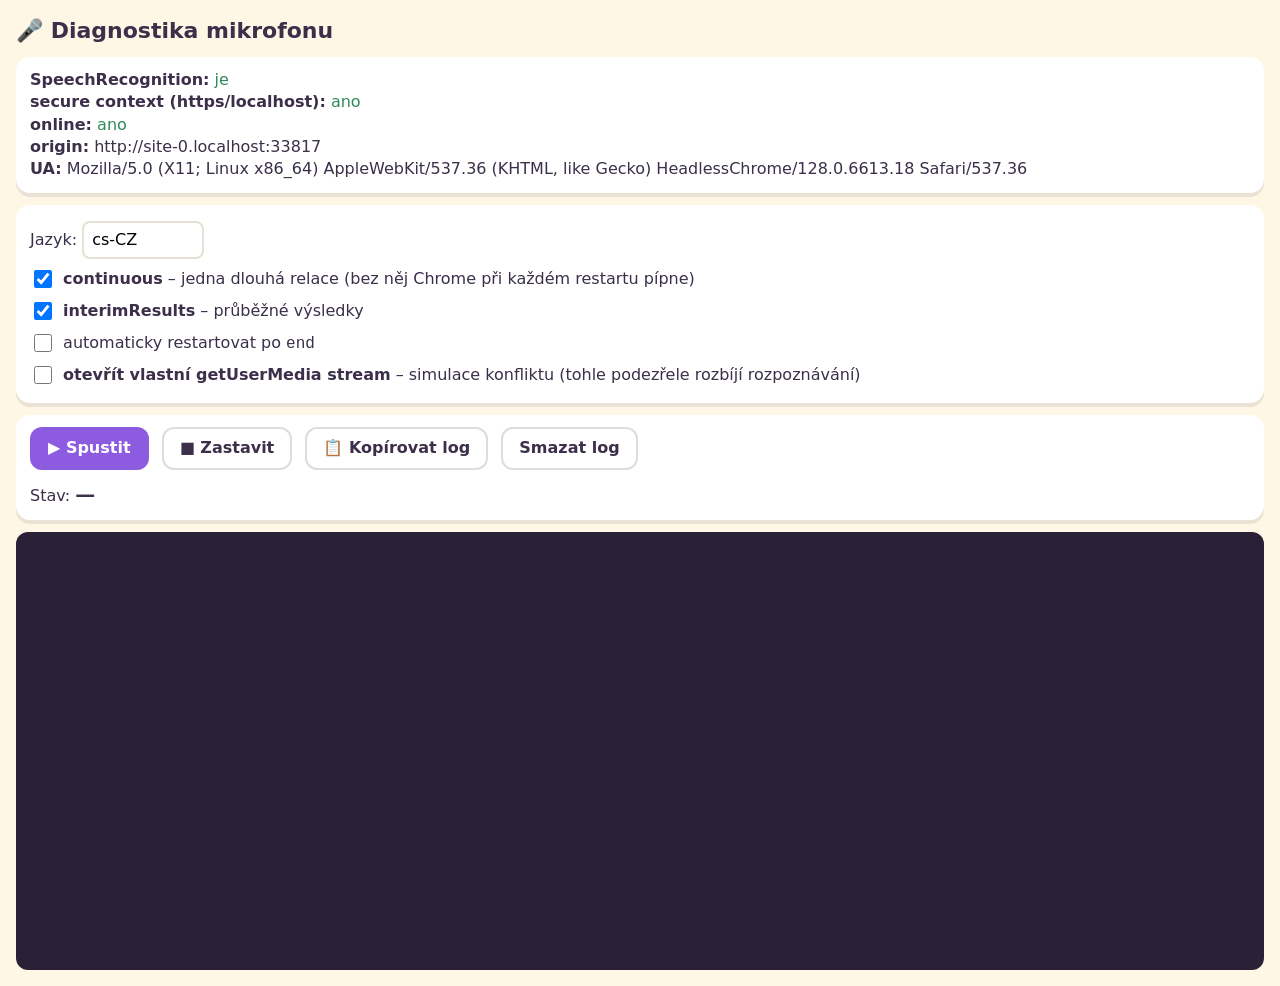
<file: kouzelna-slova/mic-test.html>
<!DOCTYPE html>
<html lang="cs">
<head>
<meta charset="utf-8">
<meta name="viewport" content="width=device-width, initial-scale=1">
<title>Mikrofon – diagnostika</title>
<style>
  body { font: 16px/1.4 system-ui, sans-serif; margin: 0; padding: 16px; background: #fff7e6; color: #3b2f4a; }
  h1 { font-size: 22px; margin: 0 0 10px; }
  .box { background: #fff; border-radius: 14px; padding: 12px 14px; margin-bottom: 12px; box-shadow: 0 4px 0 rgba(59,47,74,.1); }
  label { display: block; padding: 4px 0; }
  input[type=checkbox] { width: 18px; height: 18px; vertical-align: middle; margin-right: 6px; }
  input[type=text] { font: inherit; padding: 6px 8px; border: 2px solid #e6e0d6; border-radius: 8px; }
  button { font: inherit; font-weight: 700; border: 0; border-radius: 12px; padding: 10px 18px; background: #8d5be0; color: #fff; cursor: pointer; margin-right: 8px; }
  button.sec { background: #fff; color: #3b2f4a; box-shadow: inset 0 0 0 2px #ddd; }
  #log { font: 13px/1.35 ui-monospace, Menlo, Consolas, monospace; white-space: pre-wrap; background: #2b2137; color: #e8e2f0; border-radius: 12px; padding: 12px; height: 46vh; overflow-y: auto; }
  .env b { font-weight: 700; }
  .ok { color: #2f8a5a; } .no { color: #c0392b; }
  #state { font-size: 20px; font-weight: 800; }
</style>
</head>
<body>
<h1>🎤 Diagnostika mikrofonu</h1>

<div class="box env" id="env"></div>

<div class="box">
  <label>Jazyk: <input type="text" id="lang" value="cs-CZ" size="8"></label>
  <label><input type="checkbox" id="cont" checked> <b>continuous</b> – jedna dlouhá relace (bez něj Chrome při každém restartu pípne)</label>
  <label><input type="checkbox" id="interim" checked> <b>interimResults</b> – průběžné výsledky</label>
  <label><input type="checkbox" id="restart"> automaticky restartovat po <code>end</code></label>
  <label><input type="checkbox" id="steal"> <b>otevřít vlastní getUserMedia stream</b> – simulace konfliktu (tohle podezřele rozbíjí rozpoznávání)</label>
</div>

<div class="box">
  <button id="start">▶ Spustit</button>
  <button id="stop" class="sec">■ Zastavit</button>
  <button id="copy" class="sec">📋 Kopírovat log</button>
  <button id="clear" class="sec">Smazat log</button>
  <div style="margin-top:10px">Stav: <span id="state">—</span></div>
</div>

<div id="log"></div>

<script>
const $ = (s) => document.querySelector(s);
const SR = window.SpeechRecognition || window.webkitSpeechRecognition;
let rec = null, stream = null, t0 = 0, ends = 0;

function log(msg, cls) {
  const t = t0 ? ((performance.now() - t0) / 1000).toFixed(2).padStart(6) : '  0.00';
  const line = document.createElement('div');
  line.textContent = `${t}s  ${msg}`;
  if (cls) line.className = cls;
  $('#log').appendChild(line);
  $('#log').scrollTop = $('#log').scrollHeight;
}
function state(s) { $('#state').textContent = s; }

$('#env').innerHTML =
  `<b>SpeechRecognition:</b> ${SR ? '<span class="ok">je</span>' : '<span class="no">NENÍ (Firefox?)</span>'}<br>` +
  `<b>secure context (https/localhost):</b> ${window.isSecureContext ? '<span class="ok">ano</span>' : '<span class="no">NE – mikrofon nepůjde</span>'}<br>` +
  `<b>online:</b> ${navigator.onLine ? '<span class="ok">ano</span>' : '<span class="no">NE – rozpoznávání běží na serveru</span>'}<br>` +
  `<b>origin:</b> ${location.origin}<br>` +
  `<b>UA:</b> ${navigator.userAgent}`;

async function start() {
  if (!SR) { log('SpeechRecognition v tomhle prohlížeči není', 'no'); return; }
  t0 = performance.now(); ends = 0;
  if ($('#steal').checked) {
    try {
      stream = await navigator.mediaDevices.getUserMedia({ audio: true });
      log('vlastní getUserMedia stream OTEVŘEN (konflikt se simuluje)', 'no');
    } catch (e) { log('getUserMedia selhalo: ' + e.name, 'no'); }
  }
  rec = new SR();
  rec.lang = $('#lang').value.trim() || 'cs-CZ';
  rec.continuous = $('#cont').checked;
  rec.interimResults = $('#interim').checked;
  rec.maxAlternatives = 5;
  log(`start() lang=${rec.lang} continuous=${rec.continuous} interim=${rec.interimResults}`);

  for (const ev of ['audiostart', 'soundstart', 'speechstart', 'speechend', 'soundend', 'audioend']) {
    rec.addEventListener(ev, () => log(ev));
  }
  rec.onstart = () => { state('poslouchám'); log('onstart'); };
  rec.onnomatch = () => log('onnomatch – nic nerozpoznáno', 'no');
  rec.onerror = (e) => log('ONERROR: ' + e.error + (e.message ? ' – ' + e.message : ''), 'no');
  rec.onresult = (e) => {
    const r = e.results[e.results.length - 1];
    const alts = [];
    for (let i = 0; i < r.length; i++) alts.push(`"${r[i].transcript.trim()}" (${(r[i].confidence * 100).toFixed(0)}%)`);
    log(`onresult ${r.isFinal ? 'FINAL' : 'průběžné'}: ${alts.join(' | ')}`, r.isFinal ? 'ok' : '');
  };
  rec.onend = () => {
    ends++;
    log(`onend (celkem ${ends}×)`);
    state('stojí');
    if ($('#restart').checked && ends < 20) setTimeout(() => { try { rec.start(); } catch (err) { log('restart selhal: ' + err.name, 'no'); } }, 400);
  };
  try { rec.start(); } catch (e) { log('start() vyhodil: ' + e.name + ' – ' + e.message, 'no'); }
}
function stop() {
  $('#restart').checked = false;
  try { rec && rec.abort(); } catch (e) { /* nic */ }
  if (stream) { stream.getTracks().forEach((t) => t.stop()); stream = null; log('vlastní stream zavřen'); }
  state('zastaveno');
}
$('#start').onclick = start;
$('#stop').onclick = stop;
$('#clear').onclick = () => { $('#log').innerHTML = ''; };
$('#copy').onclick = () => {
  const txt = $('#env').innerText + '\n\n' + $('#log').innerText;
  navigator.clipboard.writeText(txt).then(() => log('log zkopírován do schránky', 'ok'), () => log('kopírování selhalo', 'no'));
};
</script>
</body>
</html>
</file>
<file: barabizna/style.css>
:root {
  --bg: #eaf4ff;
  --ink: #3b2f4a;
  --accent: #e0834a;
  --accent2: #ffc08a;
  --ok: #6dd39a;
  --bad: #ff6b6b;
  --card: #ffffff;
  --shadow: 0 8px 0 rgba(59, 47, 74, .12);
  --font-ui: 'Baloo 2', 'Nunito', system-ui, sans-serif;
  --font-upper: 'Andika', 'Nunito', system-ui, sans-serif;
  --font-lower: 'Andika', 'Nunito', system-ui, sans-serif;
  --font-cursive: 'Dancing Script', cursive;
}
* { box-sizing: border-box; -webkit-tap-highlight-color: transparent; }
html, body { margin: 0; height: 100dvh; }
body {
  font-family: var(--font-ui); color: var(--ink); background: var(--bg);
  background-image: radial-gradient(circle at 50% 0, #ffffff 0, transparent 55%),
                    radial-gradient(circle at 90% 90%, #ffe6cf 0, transparent 45%);
  overflow: hidden; user-select: none; -webkit-user-select: none;
}
.screen { display: none; position: absolute; inset: 0; flex-direction: column; padding: env(safe-area-inset-top) 16px env(safe-area-inset-bottom); }
.screen.active { display: flex; }

/* ---- domů ---- */
.title { text-align: center; margin: 24px 0 8px; }
.title h1 { font-size: clamp(34px, 8vw, 64px); margin: 0; line-height: 1; letter-spacing: -1px; }
.title h1 span { color: var(--accent); }
.title p { margin: 8px 0 0; opacity: .7; font-size: 18px; }
.warn { background: #fff0d6; border-radius: 16px; padding: 10px 14px; margin: 0 auto 8px; max-width: 720px; font-size: 15px; text-align: center; }
.worlds { flex: 1; overflow-y: auto; display: flex; flex-direction: column; gap: 14px; padding: 8px 0; max-width: 720px; width: 100%; margin: 0 auto; }
.world { background: var(--card); border-radius: 22px; padding: 14px 16px; box-shadow: var(--shadow); }
.world h3 { margin: 0 0 10px; font-size: 22px; display: flex; align-items: center; gap: 10px; }
.world h3 .sample { font-size: 30px; }
.levels { display: grid; grid-template-columns: repeat(4, 1fr); gap: 10px; }
.level {
  border: 0; border-radius: 16px; padding: 12px 4px; cursor: pointer; font: inherit; font-weight: 800;
  background: linear-gradient(180deg, var(--accent2), var(--accent)); color: #fff; box-shadow: 0 5px 0 #b35f2d;
  font-size: 16px; display: flex; flex-direction: column; align-items: center; gap: 4px; transition: transform .1s;
}
.level:active { transform: translateY(4px); box-shadow: none; }
.level .stars { font-size: 13px; letter-spacing: 1px; }
.level.locked { background: #e6e0d6; color: #9a9188; box-shadow: 0 5px 0 #c9c1b5; cursor: default; }
.level.done { background: linear-gradient(180deg, #8de4b5, var(--ok)); box-shadow: 0 5px 0 #3fa56d; }
.home-buttons { display: flex; gap: 10px; justify-content: center; padding: 12px 0 20px; }

/* ---- buttons ---- */
.btn { font: inherit; font-weight: 800; border: 0; border-radius: 16px; padding: 12px 20px; cursor: pointer; background: var(--accent); color: #fff; box-shadow: 0 5px 0 #b35f2d; font-size: 18px; transition: transform .1s; }
.btn:active { transform: translateY(4px); box-shadow: none; }
.btn.big { font-size: 20px; padding: 14px 26px; }
.btn.ghost { background: var(--card); color: var(--ink); box-shadow: var(--shadow); }
.btn.ghost.danger { color: var(--bad); }
.btn.round { width: 48px; height: 48px; padding: 0; border-radius: 50%; background: var(--card); color: var(--ink); box-shadow: var(--shadow); font-size: 22px; }

/* ---- hra ---- */
.topbar { display: flex; align-items: center; gap: 12px; padding: 10px 0; }
.progress { flex: 1; height: 26px; background: #fff; border-radius: 13px; box-shadow: inset 0 2px 4px rgba(0,0,0,.08); position: relative; overflow: hidden; }
.progress .bar { height: 100%; width: 0; background: linear-gradient(90deg, var(--accent2), var(--accent)); transition: width .4s; border-radius: 13px; }
.progress span { position: absolute; inset: 0; display: grid; place-items: center; font-size: 14px; font-weight: 800; }

.scene-wrap { flex: 1; min-height: 0; display: grid; place-items: center; padding: 4px 0; }
.scene { position: relative; width: min(100%, 620px); aspect-ratio: 400 / 340; max-height: 100%; }
.scene svg { position: absolute; inset: 0; width: 100%; height: 100%; overflow: visible; }

/* díl na svém místě / padající / pryč */
.part { transition: opacity .2s; transform-origin: 50% 50%; }
.part.falling { animation: fall 1.1s cubic-bezier(.5,0,.85,.6) forwards; }
@keyframes fall {
  0% { transform: translate(0,0) rotate(0); opacity: 1; }
  20% { transform: translate(4px,-6px) rotate(-6deg); }
  100% { transform: translate(18px, 240px) rotate(70deg); opacity: 0; }
}
.part.back { animation: back .55s cubic-bezier(.34,1.56,.64,1); }
@keyframes back {
  0% { transform: translate(-14px, -180px) rotate(-40deg); opacity: 0; }
  60% { opacity: 1; }
  100% { transform: translate(0,0) rotate(0); opacity: 1; }
}
.hole { fill: rgba(59,47,74,.07); stroke: #8b7f96; stroke-width: 3; stroke-dasharray: 9 7; rx: 8; animation: holepulse 1.8s ease-in-out infinite; }
@keyframes holepulse { 0%,100% { stroke-opacity: .55; } 50% { stroke-opacity: 1; } }

/* popisky v dírách */
.labels { position: absolute; inset: 0; pointer-events: none; }
.word {
  position: absolute; transform: translate(-50%, -50%); pointer-events: auto; cursor: pointer;
  background: #fff; border: 0; color: inherit; font: inherit; font-weight: 700;
  border-radius: 12px; padding: 4px 10px; box-shadow: 0 4px 0 rgba(59,47,74,.18);
  font-size: clamp(15px, 3.4vw, 26px); letter-spacing: 1px; white-space: nowrap; animation: pop .3s;
  max-width: 46%; overflow: hidden; text-overflow: ellipsis;
}
.word .syl { color: var(--accent); opacity: .5; margin: 0 1px; }
.word.hearable { box-shadow: 0 4px 0 rgba(59,47,74,.18), 0 0 0 3px var(--accent2); }
.word.wrong { animation: shake .4s; }
.word.done { animation: wordgone .4s forwards; }
@keyframes wordgone { to { transform: translate(-50%, -50%) scale(.3); opacity: 0; } }
@keyframes pop { 0% { transform: translate(-50%,-50%) scale(.5); opacity: 0; } 100% { transform: translate(-50%,-50%) scale(1); opacity: 1; } }
@keyframes shake { 0%,100% { transform: translate(-50%,-50%) rotate(0); } 25% { transform: translate(-50%,-50%) rotate(-6deg); } 75% { transform: translate(-50%,-50%) rotate(6deg); } }
.font-upper { font-family: var(--font-upper); font-weight: 700; }
.font-lower { font-family: var(--font-lower); font-weight: 400; }
.font-cursive { font-family: var(--font-cursive); font-weight: 700; letter-spacing: 0; }

/* ---- mikrofon ---- */
.micbar { display: flex; align-items: center; justify-content: center; gap: 14px; padding: 4px 0 12px; flex: 0 0 auto; }
.micbar[hidden] { display: none; }
.mic {
  position: relative; width: 66px; height: 66px; border: 0; border-radius: 50%; cursor: pointer; flex: 0 0 auto;
  background: var(--accent); color: #fff; box-shadow: 0 5px 0 #b35f2d; display: grid; place-items: center; transition: transform .1s, background .2s;
}
.mic:active { transform: translateY(4px); box-shadow: none; }
.mic .ico { font-size: 30px; line-height: 1; }
.mic .ring { position: absolute; inset: -6px; border-radius: 50%; border: 4px solid var(--accent); opacity: 0; }
.mic.live { background: #e0527a; box-shadow: 0 5px 0 #a8305a; }
.mic.live .ring { opacity: .6; border-color: #e0527a; animation: ping 1.8s ease-out infinite; }
.mic.hears { background: #ff3d71; box-shadow: 0 5px 0 #c22a54; }
.mic.hears .ring { border-color: #ff3d71; animation-duration: .7s; }
.mic.off { background: #b9afc7; box-shadow: 0 5px 0 #948aa3; animation: nudge 2.4s ease-in-out infinite; }
.mic.dead { background: #d9d2e0; box-shadow: 0 5px 0 #b7aec2; color: #7c7387; animation: none; cursor: default; }
@keyframes ping { 0% { transform: scale(1); opacity: .7; } 100% { transform: scale(1.5); opacity: 0; } }
@keyframes nudge { 0%,88%,100% { transform: translateY(0); } 94% { transform: translateY(-6px); } }
.mic-side { min-width: 0; max-width: 48vw; }
.mic-label { font-size: 15px; font-weight: 800; opacity: .8; }
.heard { font-size: 14px; opacity: .6; min-height: 19px; white-space: nowrap; overflow: hidden; text-overflow: ellipsis; }

/* ---- modal ---- */
.modal { display: none; position: fixed; inset: 0; background: rgba(59,47,74,.45); z-index: 100; place-items: center; padding: 16px; }
.modal.open { display: grid; }
.card { background: var(--card); border-radius: 28px; padding: 24px; width: min(480px, 100%); text-align: center; box-shadow: 0 20px 60px rgba(0,0,0,.25); animation: cardpop .3s; max-height: 92vh; overflow-y: auto; }
@keyframes cardpop { 0% { transform: scale(.6); opacity: 0; } 100% { transform: scale(1); opacity: 1; } }
.card h2 { margin: 0 0 8px; font-size: 30px; }
.confetti { font-size: 64px; }
.modal-buttons { display: flex; gap: 10px; justify-content: center; margin-top: 18px; flex-wrap: wrap; }
.card.help { text-align: left; }
.card.help ul { padding-left: 22px; margin: 8px 0; }
.card.help li { margin: 8px 0; font-size: 17px; }
.card.parent { text-align: left; }
.card.parent label { display: block; padding: 8px 0; font-size: 17px; }
.card.parent select, .card.parent input[type=number] { font: inherit; font-size: 18px; padding: 8px 10px; border-radius: 10px; border: 2px solid #e6e0d6; width: 100%; }
.card.parent input[type=number] { width: 80px; }
.card.parent input[type=checkbox] { width: 20px; height: 20px; vertical-align: middle; margin-right: 8px; }

@media (max-width: 480px) {
  .levels { gap: 6px; }
  .level { font-size: 13px; padding: 10px 2px; }
  .home-buttons { flex-direction: column; align-items: stretch; }
}
@media (max-height: 640px) {
  .title { margin: 10px 0 4px; }
  .mic { width: 58px; height: 58px; }
  .mic .ico { font-size: 26px; }
}
</file>
<file: hladove-priserky/style.css>
:root {
  --bg: #fff7e6;
  --ink: #3b2f4a;
  --accent: #ff7b54;
  --accent2: #ffb26b;
  --ok: #6dd39a;
  --bad: #ff6b6b;
  --card: #ffffff;
  --shadow: 0 8px 0 rgba(59, 47, 74, .12);
  --font-ui: 'Baloo 2', 'Nunito', system-ui, sans-serif;
  --font-upper: 'Andika', 'Nunito', system-ui, sans-serif;
  --font-lower: 'Andika', 'Nunito', system-ui, sans-serif;
  --font-cursive: 'Dancing Script', cursive;
}
* { box-sizing: border-box; -webkit-tap-highlight-color: transparent; }
html, body { margin: 0; height: 100%; height: 100dvh; }
body {
  font-family: var(--font-ui);
  color: var(--ink);
  background: var(--bg);
  background-image: radial-gradient(circle at 20% 10%, #ffe1c4 0, transparent 40%),
                    radial-gradient(circle at 90% 90%, #d8f3ff 0, transparent 40%);
  overflow: hidden;
  user-select: none; -webkit-user-select: none;
  touch-action: manipulation;
}
.screen { display: none; position: absolute; inset: 0; flex-direction: column; padding: env(safe-area-inset-top) 12px env(safe-area-inset-bottom); }
.screen.active { display: flex; }

/* ---- domů ---- */
.title { text-align: center; margin: 20px 0 8px; }
.title h1 { font-size: clamp(34px, 8vw, 64px); margin: 0; line-height: 1; letter-spacing: -1px; }
.title h1 span { color: var(--accent); }
.title p { margin: 8px auto 0; opacity: .7; font-size: 17px; max-width: 520px; }
.worlds { flex: 1; overflow-y: auto; display: flex; flex-direction: column; gap: 14px; padding: 8px 0; max-width: 720px; width: 100%; margin: 0 auto; }
.world { background: var(--card); border-radius: 22px; padding: 14px 16px; box-shadow: var(--shadow); }
.world h3 { margin: 0 0 10px; font-size: 22px; display: flex; align-items: center; gap: 10px; }
.world h3 .sample { font-size: 30px; }
.levels { display: grid; grid-template-columns: repeat(4, 1fr); gap: 10px; }
.level {
  border: 0; border-radius: 16px; padding: 12px 4px; cursor: pointer; font: inherit; font-weight: 800;
  background: linear-gradient(180deg, var(--accent2), var(--accent)); color: #fff; box-shadow: 0 5px 0 #d65a36;
  font-size: 16px; display: flex; flex-direction: column; align-items: center; gap: 4px; transition: transform .1s;
}
.level:active { transform: translateY(4px); box-shadow: none; }
.level .stars { font-size: 13px; letter-spacing: 1px; }
.level.locked { background: #e6e0d6; color: #9a9188; box-shadow: 0 5px 0 #c9c1b5; cursor: default; }
.level.done { background: linear-gradient(180deg, #8de4b5, var(--ok)); box-shadow: 0 5px 0 #3fa56d; }
.home-buttons { display: flex; gap: 10px; justify-content: center; padding: 12px 0 20px; }

/* ---- buttons ---- */
.btn { font: inherit; font-weight: 800; border: 0; border-radius: 16px; padding: 12px 20px; cursor: pointer; background: var(--accent); color: #fff; box-shadow: 0 5px 0 #d65a36; font-size: 18px; transition: transform .1s; }
.btn:active { transform: translateY(4px); box-shadow: none; }
.btn.big { font-size: 20px; padding: 14px 26px; }
.btn.ghost { background: var(--card); color: var(--ink); box-shadow: var(--shadow); }
.btn.ghost.danger { color: var(--bad); }
.btn.round { width: 48px; height: 48px; padding: 0; border-radius: 50%; background: var(--card); color: var(--ink); box-shadow: var(--shadow); font-size: 22px; }

/* ---- hra ---- */
.topbar { display: flex; align-items: center; gap: 12px; padding: 10px 0; }
.score { flex: 1; text-align: center; font-size: 20px; font-weight: 800; background: #fff; border-radius: 14px; padding: 6px 12px; box-shadow: inset 0 2px 4px rgba(0,0,0,.08); white-space: nowrap; overflow: hidden; }

.arena {
  flex: 1; min-height: 0; position: relative; overflow: hidden; border-radius: 24px;
  background: linear-gradient(180deg, #cfefff 0%, #eaf8ff 60%, #fdf3e3 100%);
  box-shadow: inset 0 0 0 4px #fff, var(--shadow);
  cursor: crosshair; touch-action: none;
}
.arena::before, .arena::after {
  content: ''; position: absolute; border-radius: 50%; background: rgba(255,255,255,.6); pointer-events: none;
  width: 140px; height: 50px; box-shadow: 40px -14px 0 -6px rgba(255,255,255,.6), -40px -8px 0 -10px rgba(255,255,255,.6);
}
.arena::before { top: 12%; left: 10%; animation: cloud 40s linear infinite; }
.arena::after { top: 40%; right: 8%; animation: cloud 55s linear infinite reverse; }
@keyframes cloud { from { transform: translateX(-30px); } to { transform: translateX(30px); } }

.mon { position: absolute; left: 0; top: 0; width: 200px; height: 200px; transform-origin: 50% 50%; will-change: transform; pointer-events: none; }
.mon svg { width: 100%; height: 100%; overflow: visible; }
.mon .wing { transform-box: fill-box; animation: flap .28s ease-in-out infinite alternate; }
.mon .wing.wl { transform-origin: 100% 50%; }
.mon .wing.wr { transform-origin: 0% 50%; animation-direction: alternate-reverse; }
@keyframes flap { from { transform: rotate(-22deg); } to { transform: rotate(22deg); } }
.mon .ring { position: absolute; inset: 8%; border-radius: 50%; border: 10px dashed #ffd166; opacity: .9; animation: spin 6s linear infinite; }
@keyframes spin { to { transform: rotate(360deg); } }
.mon .tag { position: absolute; left: 50%; top: 100%; transform: translate(-50%, -10%); font-size: 34px; font-weight: 800; color: var(--ink); background: rgba(255,255,255,.85); padding: 2px 14px; border-radius: 20px; white-space: nowrap; }
.mon.bob svg { animation: bob 1.6s ease-in-out infinite; }
.mon.bob:nth-child(odd) svg { animation-delay: -.8s; }
@keyframes bob { 0%,100% { transform: translateY(-4px); } 50% { transform: translateY(4px); } }
.mon.happy svg { animation: bounce .6s; }
.mon.sad svg { animation: shake .5s; }
.mon.eaten { transition: transform .45s cubic-bezier(.4,0,1,1), opacity .45s; opacity: 0; }
@keyframes bounce { 0%,100% { transform: scale(1); } 40% { transform: scale(1.14) translateY(-10px); } }
@keyframes shake { 0%,100% { transform: rotate(0); } 25% { transform: rotate(-8deg); } 75% { transform: rotate(8deg); } }

.target { position: absolute; width: 26px; height: 26px; margin: -13px 0 0 -13px; border-radius: 50%; border: 4px solid #ff7b54; pointer-events: none; animation: ping .8s ease-out forwards; }
@keyframes ping { from { transform: scale(.4); opacity: 1; } to { transform: scale(1.6); opacity: 0; } }

.flash { position: absolute; inset: 0; display: grid; place-items: center; font-size: clamp(40px, 10vw, 90px); font-weight: 800; color: #fff; text-shadow: 0 4px 0 rgba(59,47,74,.3); pointer-events: none; opacity: 0; z-index: 5; }
.flash.show { animation: flash 1.1s ease-out forwards; }
@keyframes flash { 0% { opacity: 0; transform: scale(.5); } 20% { opacity: 1; transform: scale(1.1); } 70% { opacity: 1; transform: scale(1); } 100% { opacity: 0; transform: scale(1.3); } }

.feed { display: flex; flex-direction: column; align-items: center; gap: 8px; padding-top: 10px; }
.bubble {
  position: relative; background: #fff; border-radius: 22px; padding: 8px 22px; box-shadow: var(--shadow);
  font-size: clamp(28px, 6.5vw, 50px); line-height: 1.15; letter-spacing: 2px; text-align: center; cursor: pointer;
  max-width: 96vw; word-wrap: break-word; display: flex; align-items: baseline; gap: 12px; flex-wrap: wrap; justify-content: center;
}
.bubble .who { font-family: var(--font-ui); font-size: .5em; letter-spacing: 0; opacity: .6; }
.bubble.pop { animation: pop .35s; }
.bubble.hurry { animation: hurry .7s ease-in-out infinite; }
@keyframes hurry { 0%,100% { box-shadow: var(--shadow); } 50% { box-shadow: 0 0 0 6px var(--bad), var(--shadow); transform: scale(1.03); } }
@keyframes pop { 0% { transform: scale(.6); opacity: 0; } 100% { transform: scale(1); opacity: 1; } }
.bubble .syl { color: var(--accent); opacity: .5; margin: 0 2px; }
.font-upper { font-family: var(--font-upper); font-weight: 700; }
.font-lower { font-family: var(--font-lower); font-weight: 400; }
.font-cursive { font-family: var(--font-cursive); font-weight: 700; letter-spacing: 0; }

.choices { display: flex; gap: 10px; justify-content: center; padding: 0 0 14px; flex-wrap: wrap; }
.choice {
  width: clamp(70px, 20vw, 110px); aspect-ratio: 1; border-radius: 20px; background: var(--card); border: 0; cursor: pointer;
  box-shadow: var(--shadow); display: grid; place-items: center; transition: transform .15s, box-shadow .15s; position: relative;
}
.choice img, .choice .emo { width: 66%; height: 66%; object-fit: contain; }
.choice .emo { font-size: 48px; display: grid; place-items: center; line-height: 1; }
.choice:active { transform: scale(.95); }
.choice.right { background: #e3f9ec; box-shadow: 0 0 0 5px var(--ok), var(--shadow); animation: bounce .5s; }
.choice.wrong { animation: shake .4s; opacity: .45; pointer-events: none; }
.choice.hint { animation: glow 1s infinite; }
@keyframes glow { 0%,100% { box-shadow: var(--shadow); } 50% { box-shadow: 0 0 0 6px var(--accent2), var(--shadow); } }
.fly { position: fixed; z-index: 50; pointer-events: none; width: 60px; height: 60px; transition: all .6s cubic-bezier(.4,0,.2,1); }
.fly img, .fly span { width: 100%; height: 100%; font-size: 50px; display: grid; place-items: center; }

/* ---- modal ---- */
.modal { display: none; position: fixed; inset: 0; background: rgba(59,47,74,.45); z-index: 100; place-items: center; padding: 16px; }
.modal.open { display: grid; }
.card { background: var(--card); border-radius: 28px; padding: 24px; width: min(480px, 100%); text-align: center; box-shadow: 0 20px 60px rgba(0,0,0,.25); animation: pop .3s; max-height: 92vh; overflow-y: auto; }
.card h2 { margin: 0 0 8px; font-size: 30px; }
.confetti { font-size: 64px; }
.modal-buttons { display: flex; gap: 10px; justify-content: center; margin-top: 18px; flex-wrap: wrap; }
.card.help { text-align: left; }
.card.help ul { padding-left: 4px; list-style: none; margin: 8px 0; }
.card.help li { padding: 6px 0; font-size: 18px; }
.card.parent { text-align: left; }
.card.parent label { display: block; padding: 8px 0; font-size: 17px; }
.card.parent input[type=number], .card.parent input:not([type]), .card.parent select { font: inherit; font-size: 18px; padding: 8px 10px; border-radius: 10px; border: 2px solid #e6e0d6; width: 100%; background: #fff; }
.card.parent input[type=number] { width: 80px; }
.card.parent select { width: auto; }
.card.parent input[type=checkbox] { width: 20px; height: 20px; vertical-align: middle; margin-right: 8px; }
.card.parent .row { display: flex; gap: 8px; }
.card.parent .row input:first-child { flex: 2; }
.card.parent .row input:nth-child(2) { flex: 1; font-size: 24px; }
.card.parent .hint { font-size: 14px; opacity: .7; margin: 4px 0 8px; }
#cw-list { list-style: none; padding: 0; margin: 8px 0; display: flex; flex-wrap: wrap; gap: 6px; }
#cw-list li { background: var(--bg); border-radius: 10px; padding: 4px 10px; font-size: 16px; }
#cw-list li button { border: 0; background: none; cursor: pointer; font-size: 16px; }

@media (max-width: 480px) {
  .levels { gap: 6px; }
  .level { font-size: 13px; padding: 10px 2px; }
  .home-buttons { flex-direction: column; align-items: stretch; }
  .choices { gap: 8px; }
  .bubble { padding: 6px 16px; font-size: clamp(24px, 6vw, 40px); }
  .mon .tag { font-size: 30px; }
}
@media (max-height: 600px) {
  .title { margin: 8px 0 4px; }
  .choice { width: clamp(56px, 14vh, 90px); }
  .bubble { font-size: clamp(22px, 5vh, 36px); }
}
</file>
<file: kouzelna-kucharka/style.css>
:root {
  --bg: #fff7e6;
  --ink: #3b2f4a;
  --accent: #ff7b54;
  --accent2: #ffb26b;
  --ok: #6dd39a;
  --bad: #ff6b6b;
  --card: #ffffff;
  --shadow: 0 8px 0 rgba(59, 47, 74, .12);
  --font-ui: 'Baloo 2', 'Nunito', system-ui, sans-serif;
  --font-upper: 'Andika', 'Nunito', system-ui, sans-serif;
  --font-lower: 'Andika', 'Nunito', system-ui, sans-serif;
  --font-cursive: 'Dancing Script', cursive;
}
* { box-sizing: border-box; -webkit-tap-highlight-color: transparent; }
html, body { margin: 0; height: 100%; }
body {
  font-family: var(--font-ui);
  color: var(--ink);
  background: var(--bg);
  background-image: radial-gradient(circle at 20% 10%, #ffe1c4 0, transparent 40%),
                    radial-gradient(circle at 90% 90%, #d8f3ff 0, transparent 40%);
  overflow: hidden;
  user-select: none; -webkit-user-select: none;
}
.screen { display: none; position: absolute; inset: 0; flex-direction: column; padding: env(safe-area-inset-top) 16px env(safe-area-inset-bottom); }
.screen.active { display: flex; }

/* ---- domů ---- */
.title { text-align: center; margin: 24px 0 8px; }
.title h1 { font-size: clamp(34px, 8vw, 64px); margin: 0; line-height: 1; letter-spacing: -1px; }
.title h1 span { color: var(--accent); }
.title p { margin: 8px 0 0; opacity: .7; font-size: 18px; }
.worlds { flex: 1; overflow-y: auto; display: flex; flex-direction: column; gap: 14px; padding: 8px 0; max-width: 720px; width: 100%; margin: 0 auto; }
.world { background: var(--card); border-radius: 22px; padding: 14px 16px; box-shadow: var(--shadow); }
.world h3 { margin: 0 0 10px; font-size: 22px; display: flex; align-items: center; gap: 10px; }
.world h3 .sample { font-size: 30px; }
.levels { display: grid; grid-template-columns: repeat(4, 1fr); gap: 10px; }
.level {
  border: 0; border-radius: 16px; padding: 12px 4px; cursor: pointer; font: inherit; font-weight: 800;
  background: linear-gradient(180deg, var(--accent2), var(--accent)); color: #fff; box-shadow: 0 5px 0 #d65a36;
  font-size: 16px; display: flex; flex-direction: column; align-items: center; gap: 4px; transition: transform .1s;
}
.level:active { transform: translateY(4px); box-shadow: none; }
.level .stars { font-size: 13px; letter-spacing: 1px; }
.level.locked { background: #e6e0d6; color: #9a9188; box-shadow: 0 5px 0 #c9c1b5; cursor: default; }
.level.done { background: linear-gradient(180deg, #8de4b5, var(--ok)); box-shadow: 0 5px 0 #3fa56d; }
.home-buttons { display: flex; gap: 10px; justify-content: center; padding: 12px 0 20px; }

/* ---- buttons ---- */
.btn { font: inherit; font-weight: 800; border: 0; border-radius: 16px; padding: 12px 20px; cursor: pointer; background: var(--accent); color: #fff; box-shadow: 0 5px 0 #d65a36; font-size: 18px; transition: transform .1s; }
.btn:active { transform: translateY(4px); box-shadow: none; }
.btn.big { font-size: 20px; padding: 14px 26px; }
.btn.ghost { background: var(--card); color: var(--ink); box-shadow: var(--shadow); }
.btn.ghost.danger { color: var(--bad); }
.btn.round { width: 48px; height: 48px; padding: 0; border-radius: 50%; background: var(--card); color: var(--ink); box-shadow: var(--shadow); font-size: 22px; }

/* ---- hra ---- */
.topbar { display: flex; align-items: center; gap: 12px; padding: 12px 0; }
.topbar h2 { margin: 0; flex: 1; text-align: center; }
.progress { flex: 1; height: 26px; background: #fff; border-radius: 13px; box-shadow: inset 0 2px 4px rgba(0,0,0,.08); position: relative; overflow: hidden; }
.progress .bar { height: 100%; width: 0; background: linear-gradient(90deg, var(--accent2), var(--accent)); transition: width .4s; border-radius: 13px; }
.progress span { position: absolute; inset: 0; display: grid; place-items: center; font-size: 14px; font-weight: 800; }

.stage { flex: 1; display: flex; flex-direction: column; align-items: center; justify-content: center; gap: 8px; min-height: 0; }
.monster-wrap { display: flex; flex-direction: column; align-items: center; }
.monster { width: min(38vh, 60vw, 300px); aspect-ratio: 1; transition: transform .5s cubic-bezier(.34,1.56,.64,1); transform-origin: 50% 100%; }
.monster svg { width: 100%; height: 100%; overflow: visible; }
.monster.happy { animation: bounce .6s; }
.monster.sad { animation: shake .5s; }
.monster.munch { animation: munch .5s; }
@keyframes bounce { 0%,100% { transform: scale(var(--s,1)); } 40% { transform: scale(calc(var(--s,1) * 1.12)) translateY(-14px); } }
@keyframes shake { 0%,100% { transform: scale(var(--s,1)) rotate(0); } 25% { transform: scale(var(--s,1)) rotate(-6deg); } 75% { transform: scale(var(--s,1)) rotate(6deg); } }
@keyframes munch { 0%,100% { transform: scale(var(--s,1)); } 50% { transform: scale(calc(var(--s,1) * .95)) translateY(4px); } }
.monster-name { font-size: 22px; font-weight: 700; opacity: .75; margin-top: 4px; }

.bubble {
  position: relative; background: #fff; border-radius: 26px; padding: 14px 28px; box-shadow: var(--shadow);
  font-size: clamp(34px, 8vw, 64px); line-height: 1.15; letter-spacing: 2px; text-align: center; cursor: pointer;
  max-width: 92vw; word-wrap: break-word;
}
.bubble::before { content: ''; position: absolute; top: -14px; left: 50%; margin-left: -12px; border: 12px solid transparent; border-bottom-color: #fff; border-top: 0; }
.bubble.pop { animation: pop .35s; }
@keyframes pop { 0% { transform: scale(.6); opacity: 0; } 100% { transform: scale(1); opacity: 1; } }
.bubble .syl { color: var(--accent); opacity: .5; margin: 0 2px; }
.font-upper { font-family: var(--font-upper); font-weight: 700; }
.font-lower { font-family: var(--font-lower); font-weight: 400; }
.font-cursive { font-family: var(--font-cursive); font-weight: 700; letter-spacing: 0; }

.choices { display: flex; gap: 12px; justify-content: center; padding: 12px 0 20px; flex-wrap: wrap; }
.choice {
  width: clamp(88px, 26vw, 150px); aspect-ratio: 1; border-radius: 24px; background: var(--card); border: 0; cursor: pointer;
  box-shadow: var(--shadow); display: grid; place-items: center; transition: transform .15s, box-shadow .15s; position: relative;
}
.choice img, .choice .emo { width: 66%; height: 66%; object-fit: contain; }
.choice .emo { font-size: 64px; display: grid; place-items: center; line-height: 1; }
.choice:active { transform: scale(.95); }
.choice.right { background: #e3f9ec; box-shadow: 0 0 0 5px var(--ok), var(--shadow); animation: bounce .5s; }
.choice.wrong { animation: shake .4s; opacity: .45; pointer-events: none; }
.choice.hint { animation: glow 1s infinite; }
@keyframes glow { 0%,100% { box-shadow: var(--shadow); } 50% { box-shadow: 0 0 0 6px var(--accent2), var(--shadow); } }
.fly { position: fixed; z-index: 50; pointer-events: none; width: 70px; height: 70px; transition: all .7s cubic-bezier(.4,0,.2,1); }
.fly img, .fly span { width: 100%; height: 100%; font-size: 60px; display: grid; place-items: center; }

/* ---- zoo ---- */
.zoo-grid { flex: 1; overflow-y: auto; display: grid; grid-template-columns: repeat(auto-fill, minmax(130px, 1fr)); gap: 14px; padding: 8px 0 24px; }
.zoo-item { background: var(--card); border-radius: 22px; padding: 12px; box-shadow: var(--shadow); text-align: center; }
.zoo-item .monster { width: 100%; }
.zoo-item .nm { font-weight: 800; font-size: 20px; margin-top: 4px; }
.zoo-item .ate { font-size: 22px; letter-spacing: -4px; }
.zoo-empty { grid-column: 1/-1; text-align: center; opacity: .6; font-size: 20px; margin-top: 40px; }

/* ---- modal ---- */
.modal { display: none; position: fixed; inset: 0; background: rgba(59,47,74,.45); z-index: 100; place-items: center; padding: 16px; }
.modal.open { display: grid; }
.card { background: var(--card); border-radius: 28px; padding: 24px; width: min(480px, 100%); text-align: center; box-shadow: 0 20px 60px rgba(0,0,0,.25); animation: pop .3s; max-height: 92vh; overflow-y: auto; }
.card h2 { margin: 0 0 8px; font-size: 30px; }
.confetti { font-size: 64px; }
.modal-buttons { display: flex; gap: 10px; justify-content: center; margin-top: 18px; flex-wrap: wrap; }
.card.parent { text-align: left; }
.card.parent label { display: block; padding: 8px 0; font-size: 17px; }
.card.parent input[type=number], .card.parent input[type=text], .card.parent input:not([type]) { font: inherit; font-size: 18px; padding: 8px 10px; border-radius: 10px; border: 2px solid #e6e0d6; width: 100%; }
.card.parent input[type=number] { width: 80px; }
.card.parent input[type=checkbox] { width: 20px; height: 20px; vertical-align: middle; margin-right: 8px; }
.card.parent .row { display: flex; gap: 8px; }
.card.parent .row input:first-child { flex: 2; }
.card.parent .row input:nth-child(2) { flex: 1; font-size: 24px; }
.card.parent .hint { font-size: 14px; opacity: .7; margin: 4px 0 8px; }
#cw-list { list-style: none; padding: 0; margin: 8px 0; display: flex; flex-wrap: wrap; gap: 6px; }
#cw-list li { background: var(--bg); border-radius: 10px; padding: 4px 10px; font-size: 16px; }
#cw-list li button { border: 0; background: none; cursor: pointer; font-size: 16px; }

@media (max-width: 480px) {
  .levels { gap: 6px; }
  .level { font-size: 13px; padding: 10px 2px; }
  .choices { gap: 8px; }
  .home-buttons { flex-direction: column; align-items: stretch; }
}
@media (max-height: 600px) {
  .title { margin: 8px 0 4px; }
  .monster { width: min(30vh, 200px); }
}
.zoo-grid { align-content: start; }
@media (max-width: 560px) {
  .choices.n4 { display: grid; grid-template-columns: 1fr 1fr; max-width: 320px; margin: 0 auto; width: 100%; }
  .choices.n4 .choice { width: 100%; }
}

/* ---- výška: nic nesmí přetéct (mobil s lištou prohlížeče) ---- */
html, body { height: 100dvh; }
.stage { overflow: hidden; }
.monster-wrap { flex: 0 1 auto; min-height: 0; }
@media (max-width: 560px) {
  .monster { width: min(28vh, 60vw, 300px); }
  .choices.n4 { max-width: min(320px, 36vh); gap: 8px; padding: 8px 0 12px; }
  .choices.n4 .choice { width: auto; height: auto; }
  .bubble { padding: 10px 20px; font-size: clamp(28px, 7vw, 48px); }
  .monster-name { font-size: 18px; margin-top: 0; }
}
@media (max-width: 560px) and (max-height: 640px) {
  .monster { width: min(24vh, 50vw); }
  .choices.n4 { max-width: min(280px, 32vh); }
}
</file>
<file: kouzelna-slova/style.css>
:root {
  --bg: #fff7e6;
  --ink: #3b2f4a;
  --accent: #ff7b54;
  --accent2: #ffb26b;
  --magic: #8d5be0;
  --ok: #6dd39a;
  --bad: #ff6b6b;
  --card: #ffffff;
  --shadow: 0 8px 0 rgba(59, 47, 74, .12);
  --font-ui: 'Baloo 2', 'Nunito', system-ui, sans-serif;
  --font-upper: 'Andika', 'Nunito', system-ui, sans-serif;
  --font-lower: 'Andika', 'Nunito', system-ui, sans-serif;
  --font-cursive: 'Dancing Script', cursive;
}
* { box-sizing: border-box; -webkit-tap-highlight-color: transparent; }
html, body { margin: 0; height: 100dvh; }
body {
  font-family: var(--font-ui);
  color: var(--ink);
  background: var(--bg);
  background-image: radial-gradient(circle at 20% 10%, #ffe1c4 0, transparent 40%),
                    radial-gradient(circle at 90% 90%, #e7d8ff 0, transparent 42%);
  overflow: hidden;
  user-select: none; -webkit-user-select: none;
}
.screen { display: none; position: absolute; inset: 0; flex-direction: column; padding: env(safe-area-inset-top) 16px env(safe-area-inset-bottom); }
.screen.active { display: flex; }

/* ---- domů ---- */
.title { text-align: center; margin: 24px 0 8px; }
.title h1 { font-size: clamp(34px, 8vw, 64px); margin: 0; line-height: 1; letter-spacing: -1px; }
.title h1 span { color: var(--magic); }
.title p { margin: 8px 0 0; opacity: .7; font-size: 18px; }
.warn { background: #fff0d6; border-radius: 16px; padding: 10px 14px; margin: 0 auto 8px; max-width: 720px; font-size: 15px; text-align: center; }
.worlds { flex: 1; overflow-y: auto; display: flex; flex-direction: column; gap: 14px; padding: 8px 0; max-width: 720px; width: 100%; margin: 0 auto; }
.world { background: var(--card); border-radius: 22px; padding: 14px 16px; box-shadow: var(--shadow); }
.world h3 { margin: 0 0 10px; font-size: 22px; display: flex; align-items: center; gap: 10px; }
.world h3 .sample { font-size: 30px; }
.levels { display: grid; grid-template-columns: repeat(4, 1fr); gap: 10px; }
.level {
  border: 0; border-radius: 16px; padding: 12px 4px; cursor: pointer; font: inherit; font-weight: 800;
  background: linear-gradient(180deg, #c8a2ff, var(--magic)); color: #fff; box-shadow: 0 5px 0 #6b3fb5;
  font-size: 16px; display: flex; flex-direction: column; align-items: center; gap: 4px; transition: transform .1s;
}
.level:active { transform: translateY(4px); box-shadow: none; }
.level .stars { font-size: 13px; letter-spacing: 1px; }
.level.locked { background: #e6e0d6; color: #9a9188; box-shadow: 0 5px 0 #c9c1b5; cursor: default; }
.level.done { background: linear-gradient(180deg, #8de4b5, var(--ok)); box-shadow: 0 5px 0 #3fa56d; }
.home-buttons { display: flex; gap: 10px; justify-content: center; padding: 12px 0 20px; }

/* ---- buttons ---- */
.btn { font: inherit; font-weight: 800; border: 0; border-radius: 16px; padding: 12px 20px; cursor: pointer; background: var(--magic); color: #fff; box-shadow: 0 5px 0 #6b3fb5; font-size: 18px; transition: transform .1s; }
.btn:active { transform: translateY(4px); box-shadow: none; }
.btn.big { font-size: 20px; padding: 14px 26px; }
.btn.ghost { background: var(--card); color: var(--ink); box-shadow: var(--shadow); }
.btn.ghost.danger { color: var(--bad); }
.btn.round { width: 48px; height: 48px; padding: 0; border-radius: 50%; background: var(--card); color: var(--ink); box-shadow: var(--shadow); font-size: 22px; }

/* ---- hra ---- */
.topbar { display: flex; align-items: center; gap: 12px; padding: 12px 0; }
.progress { flex: 1; height: 26px; background: #fff; border-radius: 13px; box-shadow: inset 0 2px 4px rgba(0,0,0,.08); position: relative; overflow: hidden; }
.progress .bar { height: 100%; width: 0; background: linear-gradient(90deg, #c8a2ff, var(--magic)); transition: width .4s; border-radius: 13px; }
.progress span { position: absolute; inset: 0; display: grid; place-items: center; font-size: 14px; font-weight: 800; }

.stage { flex: 1; display: flex; flex-direction: column; align-items: center; justify-content: center; gap: 10px; min-height: 0; overflow: hidden; }
.scene { display: flex; align-items: flex-end; justify-content: center; gap: clamp(4px, 3vw, 28px); width: 100%; min-height: 0; }
.monster-wrap { display: flex; flex-direction: column; align-items: center; flex: 0 1 auto; min-height: 0; }
.monster { width: min(26vh, 38vw, 220px); aspect-ratio: 1; transition: transform .5s cubic-bezier(.34,1.56,.64,1); transform-origin: 50% 100%; }
.monster svg { width: 100%; height: 100%; overflow: visible; }
.monster.happy { animation: bounce .6s; }
.monster.sad { animation: shake .5s; }
.monster.confused { animation: tilt .8s; }
@keyframes bounce { 0%,100% { transform: scale(1); } 40% { transform: scale(1.12) translateY(-14px); } }
@keyframes shake { 0%,100% { transform: rotate(0); } 25% { transform: rotate(-6deg); } 75% { transform: rotate(6deg); } }
@keyframes tilt { 0%,100% { transform: rotate(0); } 40% { transform: rotate(-9deg); } 70% { transform: rotate(4deg); } }
.monster-name { font-size: 20px; font-weight: 700; opacity: .75; }

.cauldron { position: relative; width: min(26vh, 40vw, 230px); flex: 0 1 auto; }
.pot { width: 100%; display: block; overflow: visible; }
.pot .brew { animation: brew 2.6s ease-in-out infinite; }
@keyframes brew { 0%,100% { ry: 14; } 50% { ry: 11; } }
.pot .bub { opacity: .0; animation: bub 2.4s ease-in infinite; }
.pot .b2 { animation-delay: .8s; }
.pot .b3 { animation-delay: 1.6s; }
@keyframes bub { 0% { opacity: 0; transform: translateY(0) scale(.4); } 40% { opacity: .9; } 100% { opacity: 0; transform: translateY(-26px) scale(1); } }
.cauldron.magic .pot .brew { fill: #e0c8ff; }

.conjure { position: absolute; left: 50%; bottom: 52%; width: 46%; aspect-ratio: 1; margin-left: -23%; pointer-events: none; display: grid; place-items: center; opacity: 0; }
.conjure img, .conjure .emo { width: 100%; height: 100%; object-fit: contain; }
.conjure .emo { font-size: 70px; display: grid; place-items: center; line-height: 1; }
.conjure.good { animation: conjure-good 1.1s cubic-bezier(.34,1.4,.64,1) forwards; }
.conjure.bad { animation: conjure-bad 1.3s ease-out forwards; }
@keyframes conjure-good { 0% { opacity: 0; transform: translateY(30px) scale(.2) rotate(-20deg); } 40% { opacity: 1; transform: translateY(-10px) scale(1.15) rotate(6deg); } 70% { opacity: 1; transform: translateY(-14px) scale(1); } 100% { opacity: 0; transform: translateY(-40px) scale(.9); } }
@keyframes conjure-bad { 0% { opacity: 0; transform: translateY(20px) scale(.3); } 30% { opacity: .95; transform: translateY(-6px) scale(.9); } 60% { opacity: .95; transform: translateY(-6px) scale(.9) rotate(8deg); } 100% { opacity: 0; transform: translateY(10px) scale(.5) rotate(-14deg); } }

.bubble {
  position: relative; background: #fff; border-radius: 26px; padding: 12px 26px; box-shadow: var(--shadow);
  font-size: clamp(32px, 7.5vw, 60px); line-height: 1.15; letter-spacing: 2px; text-align: center; cursor: pointer;
  max-width: 92vw; word-wrap: break-word; flex: 0 0 auto;
}
.bubble::after { content: ''; position: absolute; bottom: -14px; left: 50%; margin-left: -12px; border: 12px solid transparent; border-top-color: #fff; border-bottom: 0; }
.bubble.pop { animation: pop .35s; }
@keyframes pop { 0% { transform: scale(.6); opacity: 0; } 100% { transform: scale(1); opacity: 1; } }
.bubble .syl { color: var(--magic); opacity: .45; margin: 0 2px; }
.font-upper { font-family: var(--font-upper); font-weight: 700; }
.font-lower { font-family: var(--font-lower); font-weight: 400; }
.font-cursive { font-family: var(--font-cursive); font-weight: 700; letter-spacing: 0; }

/* ---- mikrofon ---- */
.micbar { display: flex; align-items: center; justify-content: center; gap: 14px; padding: 6px 0 4px; flex: 0 0 auto; }
.mic {
  position: relative; width: 74px; height: 74px; border: 0; border-radius: 50%; cursor: pointer; flex: 0 0 auto;
  background: var(--magic); color: #fff; box-shadow: 0 5px 0 #6b3fb5; display: grid; place-items: center; transition: transform .1s, background .2s;
}
.mic:active { transform: translateY(4px); box-shadow: none; }
.mic .ico { font-size: 34px; line-height: 1; }
.mic .ring { position: absolute; inset: -6px; border-radius: 50%; border: 4px solid var(--magic); opacity: 0; transition: opacity .2s; }
.mic.live { background: #e0527a; box-shadow: 0 5px 0 #a8305a; }
.mic.live .ring { opacity: .6; border-color: #e0527a; animation: ping 1.8s ease-out infinite; }
.mic.hears { background: #ff3d71; box-shadow: 0 5px 0 #c22a54; }
.mic.hears .ring { border-color: #ff3d71; animation-duration: .7s; }
@keyframes ping { 0% { transform: scale(1); opacity: .7; } 100% { transform: scale(1.5); opacity: 0; } }
.mic.off { background: #b9afc7; box-shadow: 0 5px 0 #948aa3; animation: nudge 2.4s ease-in-out infinite; }
@keyframes nudge { 0%,88%,100% { transform: translateY(0); } 94% { transform: translateY(-6px); } }
.mic.dead { background: #d9d2e0; box-shadow: 0 5px 0 #b7aec2; color: #7c7387; animation: none; cursor: default; }
.mic-side { min-width: 0; max-width: 46vw; }
.mic-label { font-size: 16px; font-weight: 800; opacity: .8; }
.heard { font-size: 15px; opacity: .6; min-height: 20px; white-space: nowrap; overflow: hidden; text-overflow: ellipsis; }
.heard b { color: var(--bad); opacity: .9; }

.choices { display: flex; gap: 12px; justify-content: center; padding: 6px 0 16px; flex-wrap: wrap; flex: 0 0 auto; }
.choices[hidden] { display: none; }
.choice {
  width: clamp(74px, 20vw, 120px); aspect-ratio: 1; border-radius: 24px; background: var(--card); border: 0; cursor: pointer;
  box-shadow: var(--shadow); display: grid; place-items: center; transition: transform .15s, box-shadow .15s; position: relative;
  animation: pop .3s;
}
.choice img, .choice .emo { width: 66%; height: 66%; object-fit: contain; }
.choice .emo { font-size: 54px; display: grid; place-items: center; line-height: 1; }
.choice:active { transform: scale(.95); }
.choice.right { background: #efe3f9; box-shadow: 0 0 0 5px var(--magic), var(--shadow); animation: bounce .5s; }
.choice.wrong { animation: shake .4s; opacity: .45; pointer-events: none; }
.choice.hint { animation: glow 1s infinite; }
@keyframes glow { 0%,100% { box-shadow: var(--shadow); } 50% { box-shadow: 0 0 0 6px #c8a2ff, var(--shadow); } }

/* ---- modal ---- */
.modal { display: none; position: fixed; inset: 0; background: rgba(59,47,74,.45); z-index: 100; place-items: center; padding: 16px; }
.modal.open { display: grid; }
.card { background: var(--card); border-radius: 28px; padding: 24px; width: min(480px, 100%); text-align: center; box-shadow: 0 20px 60px rgba(0,0,0,.25); animation: pop .3s; max-height: 92vh; overflow-y: auto; }
.card h2 { margin: 0 0 8px; font-size: 30px; }
.confetti { font-size: 64px; }
.modal-buttons { display: flex; gap: 10px; justify-content: center; margin-top: 18px; flex-wrap: wrap; }
.card .ate { font-size: 30px; letter-spacing: -2px; margin-top: 6px; }
.card.help { text-align: left; }
.card.help ul { padding-left: 22px; margin: 8px 0; }
.card.help li { margin: 8px 0; font-size: 17px; }
.card.parent { text-align: left; }
.card.parent label { display: block; padding: 8px 0; font-size: 17px; }
.card.parent select, .card.parent input[type=number], .card.parent input[type=text], .card.parent input:not([type]) { font: inherit; font-size: 18px; padding: 8px 10px; border-radius: 10px; border: 2px solid #e6e0d6; width: 100%; }
.card.parent input[type=number] { width: 80px; }
.card.parent input[type=checkbox] { width: 20px; height: 20px; vertical-align: middle; margin-right: 8px; }
.card.parent .row { display: flex; gap: 8px; }
.card.parent .row input:first-child { flex: 2; }
.card.parent .row input:nth-child(2) { flex: 1; font-size: 24px; }
.card.parent .hint, .card.help .hint { font-size: 14px; opacity: .7; margin: 4px 0 8px; }
#cw-list { list-style: none; padding: 0; margin: 8px 0; display: flex; flex-wrap: wrap; gap: 6px; }
#cw-list li { background: var(--bg); border-radius: 10px; padding: 4px 10px; font-size: 16px; }
#cw-list li button { border: 0; background: none; cursor: pointer; font-size: 16px; }

@media (max-width: 480px) {
  .levels { gap: 6px; }
  .level { font-size: 13px; padding: 10px 2px; }
  .choices { gap: 8px; }
  .home-buttons { flex-direction: column; align-items: stretch; }
}
@media (max-height: 640px) {
  .title { margin: 8px 0 4px; }
  .monster { width: min(22vh, 34vw, 170px); }
  .cauldron { width: min(22vh, 36vw, 180px); }
  .bubble { padding: 8px 18px; font-size: clamp(26px, 6.5vw, 44px); }
  .mic { width: 62px; height: 62px; }
  .mic .ico { font-size: 28px; }
}
</file>
<file: porucha/style.css>
:root {
  --bg: #fff7e6;
  --ink: #3b2f4a;
  --accent: #2ab5a5;
  --accent2: #7fe3d6;
  --warn: #e8a33d;
  --ok: #6dd39a;
  --bad: #ff6b6b;
  --card: #ffffff;
  --dead: #d8d3cc;
  --shadow: 0 8px 0 rgba(59, 47, 74, .12);
  --font-ui: 'Baloo 2', 'Nunito', system-ui, sans-serif;
  --font-upper: 'Andika', 'Nunito', system-ui, sans-serif;
  --font-lower: 'Andika', 'Nunito', system-ui, sans-serif;
  --font-cursive: 'Dancing Script', cursive;
  --font-mono: ui-monospace, 'SF Mono', Menlo, Consolas, monospace;
}
* { box-sizing: border-box; -webkit-tap-highlight-color: transparent; }
html, body { margin: 0; height: 100dvh; }
body {
  font-family: var(--font-ui);
  color: var(--ink);
  background: var(--bg);
  background-image: radial-gradient(circle at 20% 10%, #ffe1c4 0, transparent 40%),
                    radial-gradient(circle at 90% 90%, #d3f4ef 0, transparent 42%);
  overflow: hidden;
  user-select: none; -webkit-user-select: none;
}
.screen { display: none; position: absolute; inset: 0; flex-direction: column; padding: env(safe-area-inset-top) 16px env(safe-area-inset-bottom); }
.screen.active { display: flex; }

/* ---- domů ---- */
.title { text-align: center; margin: 24px 0 8px; }
.title h1 { font-size: clamp(34px, 8vw, 64px); margin: 0; line-height: 1; letter-spacing: -1px; }
.title h1 span { color: var(--accent); }
.title p { margin: 8px 0 0; opacity: .7; font-size: 18px; }
.worlds { flex: 1; overflow-y: auto; display: flex; flex-direction: column; gap: 14px; padding: 8px 0; max-width: 720px; width: 100%; margin: 0 auto; }
.world { background: var(--card); border-radius: 22px; padding: 14px 16px; box-shadow: var(--shadow); }
.world h3 { margin: 0 0 10px; font-size: 22px; display: flex; align-items: center; gap: 10px; }
.world h3 .sample { font-size: 30px; }
.levels { display: grid; grid-template-columns: repeat(4, 1fr); gap: 10px; }
.level {
  border: 0; border-radius: 16px; padding: 12px 4px; cursor: pointer; font: inherit; font-weight: 800;
  background: linear-gradient(180deg, var(--accent2), var(--accent)); color: #fff; box-shadow: 0 5px 0 #1d8578;
  font-size: 16px; display: flex; flex-direction: column; align-items: center; gap: 4px; transition: transform .1s;
}
.level:active { transform: translateY(4px); box-shadow: none; }
.level .stars { font-size: 13px; letter-spacing: 1px; }
.level.locked { background: #e6e0d6; color: #9a9188; box-shadow: 0 5px 0 #c9c1b5; cursor: default; }
.level.done { background: linear-gradient(180deg, #8de4b5, var(--ok)); box-shadow: 0 5px 0 #3fa56d; }
.home-buttons { display: flex; gap: 10px; justify-content: center; padding: 12px 0 20px; }

/* ---- buttons ---- */
.btn { font: inherit; font-weight: 800; border: 0; border-radius: 16px; padding: 12px 20px; cursor: pointer; background: var(--accent); color: #fff; box-shadow: 0 5px 0 #1d8578; font-size: 18px; transition: transform .1s; }
.btn:active { transform: translateY(4px); box-shadow: none; }
.btn.big { font-size: 20px; padding: 14px 26px; }
.btn.ghost { background: var(--card); color: var(--ink); box-shadow: var(--shadow); }
.btn.ghost.danger { color: var(--bad); }
.btn.round { width: 48px; height: 48px; padding: 0; border-radius: 50%; background: var(--card); color: var(--ink); box-shadow: var(--shadow); font-size: 22px; }

/* ---- hra ---- */
.topbar { display: flex; align-items: center; gap: 12px; padding: 10px 0; }
.progress { flex: 1; height: 26px; background: #fff; border-radius: 13px; box-shadow: inset 0 2px 4px rgba(0,0,0,.08); position: relative; overflow: hidden; }
.progress .bar { height: 100%; width: 0; background: linear-gradient(90deg, var(--accent2), var(--accent)); transition: width .4s; border-radius: 13px; }
.progress span { position: absolute; inset: 0; display: grid; place-items: center; font-size: 14px; font-weight: 800; }

.errbar {
  font-family: var(--font-mono); font-size: 13px; min-height: 22px; color: #9a6a12; background: #fff6e2;
  border-radius: 8px; padding: 3px 10px; margin-bottom: 8px; overflow: hidden; white-space: nowrap;
  text-overflow: ellipsis; opacity: 0; transition: opacity .25s;
}
.errbar.show { opacity: 1; }
.errbar.crit { color: #a32020; background: #ffe6e6; }

/* ---- sklad ---- */
.panel { display: grid; grid-template-columns: repeat(3, 1fr); gap: 8px; flex: 0 0 auto; max-width: 560px; width: 100%; margin: 0 auto; }
.slot {
  position: relative; border: 0; font: inherit; color: inherit; cursor: pointer; padding: 6px 4px;
  background: var(--card); border-radius: 16px; box-shadow: var(--shadow);
  display: flex; flex-direction: column; align-items: center; gap: 2px; overflow: hidden; transition: transform .12s;
}
.slot .pic { width: clamp(34px, 9vw, 54px); height: clamp(34px, 9vw, 54px); display: grid; place-items: center; }
.slot .pic img { width: 100%; height: 100%; object-fit: contain; }
.slot .pic .emo { font-size: 34px; line-height: 1; }
.slot .lbl { font-size: clamp(11px, 3vw, 15px); font-weight: 700; max-width: 100%; overflow: hidden; text-overflow: ellipsis; white-space: nowrap; }
.slot.broken { background: #f4f1ec; box-shadow: inset 0 0 0 2px #ddd6cc; }
.slot.broken .pic.gone { background: var(--dead); border-radius: 6px; position: relative; }
.slot.broken .pic.gone::after { content: '⛌'; color: #a9a29a; font-size: 20px; }
.slot.broken .lbl.gone { font-family: var(--font-mono); color: #a9302a; font-size: clamp(10px, 2.6vw, 13px); }
.slot.sel { box-shadow: 0 0 0 4px var(--accent), var(--shadow); transform: translateY(-2px); }
.slot.glitch { animation: glitch .45s steps(2, end) 3; }
@keyframes glitch {
  0% { transform: translate(0,0); filter: none; }
  25% { transform: translate(-3px, 1px); filter: hue-rotate(50deg) saturate(2); }
  50% { transform: translate(2px, -2px); filter: contrast(2.2); }
  75% { transform: translate(-1px, 2px); filter: hue-rotate(-40deg); }
  100% { transform: translate(0,0); filter: none; }
}
.slot.fixed { animation: snap .5s cubic-bezier(.34,1.56,.64,1); }
@keyframes snap { 0% { transform: scale(.86); } 60% { transform: scale(1.08); } 100% { transform: scale(1); } }

/* ---- oprava ---- */
.repair { flex: 1; min-height: 0; display: flex; flex-direction: column; align-items: center; justify-content: center; gap: 10px; padding: 8px 0 14px; }
.repair-title { font-size: 17px; font-weight: 800; opacity: .75; text-align: center; min-height: 22px; }
.repair-stage { display: flex; align-items: center; justify-content: center; gap: 12px; flex-wrap: wrap; min-height: 0; }
.repair-choices { display: flex; gap: 10px; justify-content: center; flex-wrap: wrap; }

.clue { width: clamp(56px, 15vw, 96px); height: clamp(56px, 15vw, 96px); display: grid; place-items: center; }
.clue img { width: 100%; height: 100%; object-fit: contain; }
.clue .emo { font-size: 64px; line-height: 1; }

.word-big {
  background: #fff; border-radius: 20px; padding: 10px 22px; box-shadow: var(--shadow);
  font-size: clamp(30px, 7vw, 56px); letter-spacing: 3px; line-height: 1.15; text-align: center;
}
.word-big .gap { display: inline-block; min-width: .8em; border-bottom: 5px solid var(--accent); color: transparent; }
.word-big .syl { color: var(--accent); opacity: .45; margin: 0 2px; }
.word-big.mojibake { font-family: var(--font-mono); font-size: clamp(20px, 5vw, 36px); color: #a9302a; letter-spacing: 0; }
.font-upper { font-family: var(--font-upper); font-weight: 700; }
.font-lower { font-family: var(--font-lower); font-weight: 400; }
.font-cursive { font-family: var(--font-cursive); font-weight: 700; letter-spacing: 0; }

/* kachličky (písmena / slabiky / nápisy / obrázky) */
.tile {
  font: inherit; font-weight: 800; border: 0; cursor: pointer; background: var(--card); color: inherit;
  border-radius: 18px; box-shadow: var(--shadow); padding: 10px 18px; font-size: clamp(24px, 6vw, 40px);
  min-width: 64px; transition: transform .12s; animation: pop .25s;
}
.tile.word { font-size: clamp(20px, 5vw, 34px); letter-spacing: 2px; padding: 10px 16px; }
.tile.pic { width: clamp(74px, 20vw, 120px); aspect-ratio: 1; padding: 0; display: grid; place-items: center; }
.tile.pic img { width: 66%; height: 66%; object-fit: contain; }
.tile.pic .emo { font-size: 52px; }
.tile:active { transform: scale(.94); }
.tile.right { background: #dff6f2; box-shadow: 0 0 0 5px var(--accent), var(--shadow); }
.tile.wrong { animation: shake .4s; opacity: .4; pointer-events: none; }
.tile.used { opacity: .25; pointer-events: none; }
.tile.hint { animation: glow 1s infinite; }
@keyframes pop { 0% { transform: scale(.6); opacity: 0; } 100% { transform: scale(1); opacity: 1; } }
@keyframes shake { 0%,100% { transform: rotate(0); } 25% { transform: rotate(-6deg); } 75% { transform: rotate(6deg); } }
@keyframes glow { 0%,100% { box-shadow: var(--shadow); } 50% { box-shadow: 0 0 0 6px var(--accent2), var(--shadow); } }

.built { display: flex; gap: 4px; align-items: center; justify-content: center; min-height: 48px; }
.built .part { background: #fff; border-radius: 12px; box-shadow: var(--shadow); padding: 6px 12px; font-size: clamp(22px, 5vw, 36px); font-weight: 800; animation: pop .2s; }
.built .slotline { width: 40px; height: 5px; background: var(--dead); border-radius: 3px; }

.mech { display: flex; flex-direction: column; align-items: center; }
.mech .monster { width: min(20vh, 34vw, 170px); aspect-ratio: 1; }
.mech .monster svg { width: 100%; height: 100%; overflow: visible; }
.mech .nm { font-size: 17px; font-weight: 700; opacity: .7; }
.mech.happy .monster { animation: bounce .6s; }
@keyframes bounce { 0%,100% { transform: scale(1); } 40% { transform: scale(1.12) translateY(-12px); } }

/* ---- mikrofon ---- */
.warn { background: #fff0d6; border-radius: 16px; padding: 10px 14px; margin: 0 auto 8px; max-width: 720px; font-size: 15px; text-align: center; }
.micbar { display: flex; align-items: center; justify-content: center; gap: 14px; flex: 0 0 auto; }
.micbar[hidden] { display: none; }
.mic {
  position: relative; width: 66px; height: 66px; border: 0; border-radius: 50%; cursor: pointer; flex: 0 0 auto;
  background: var(--accent); color: #fff; box-shadow: 0 5px 0 #1d8578; display: grid; place-items: center; transition: transform .1s, background .2s;
}
.mic:active { transform: translateY(4px); box-shadow: none; }
.mic .ico { font-size: 30px; line-height: 1; }
.mic .ring { position: absolute; inset: -6px; border-radius: 50%; border: 4px solid var(--accent); opacity: 0; }
.mic.live { background: #e0527a; box-shadow: 0 5px 0 #a8305a; }
.mic.live .ring { opacity: .6; border-color: #e0527a; animation: ping 1.8s ease-out infinite; }
.mic.hears { background: #ff3d71; box-shadow: 0 5px 0 #c22a54; }
.mic.hears .ring { border-color: #ff3d71; animation-duration: .7s; }
.mic.off { background: #b9afc7; box-shadow: 0 5px 0 #948aa3; animation: nudge 2.4s ease-in-out infinite; }
.mic.dead { background: #d9d2e0; box-shadow: 0 5px 0 #b7aec2; color: #7c7387; animation: none; cursor: default; }
@keyframes ping { 0% { transform: scale(1); opacity: .7; } 100% { transform: scale(1.5); opacity: 0; } }
@keyframes nudge { 0%,88%,100% { transform: translateY(0); } 94% { transform: translateY(-6px); } }
.mic-side { min-width: 0; max-width: 48vw; }
.mic-label { font-size: 15px; font-weight: 800; opacity: .8; }
.heard { font-size: 14px; opacity: .6; min-height: 19px; white-space: nowrap; overflow: hidden; text-overflow: ellipsis; }
.word-big.shake { animation: shake .4s; }
.word-big.mix { letter-spacing: 4px; opacity: .85; }

/* ---- modal ---- */
.modal { display: none; position: fixed; inset: 0; background: rgba(59,47,74,.45); z-index: 100; place-items: center; padding: 16px; }
.modal.open { display: grid; }
.card { background: var(--card); border-radius: 28px; padding: 24px; width: min(480px, 100%); text-align: center; box-shadow: 0 20px 60px rgba(0,0,0,.25); animation: pop .3s; max-height: 92vh; overflow-y: auto; }
.card h2 { margin: 0 0 8px; font-size: 30px; }
.confetti { font-size: 64px; }
.modal-buttons { display: flex; gap: 10px; justify-content: center; margin-top: 18px; flex-wrap: wrap; }
.card.help { text-align: left; }
.card.help ul { padding-left: 22px; margin: 8px 0; }
.card.help li { margin: 8px 0; font-size: 17px; }
.card.parent { text-align: left; }
.card.parent label { display: block; padding: 8px 0; font-size: 17px; }
.card.parent select, .card.parent input[type=number], .card.parent input[type=text], .card.parent input:not([type]) { font: inherit; font-size: 18px; padding: 8px 10px; border-radius: 10px; border: 2px solid #e6e0d6; width: 100%; }
.card.parent input[type=number] { width: 80px; }
.card.parent input[type=checkbox] { width: 20px; height: 20px; vertical-align: middle; margin-right: 8px; }
.card.parent .row { display: flex; gap: 8px; }
.card.parent .row input:first-child { flex: 2; }
.card.parent .row input:nth-child(2) { flex: 1; font-size: 24px; }
.card.parent .hint, .card.help .hint { font-size: 14px; opacity: .7; margin: 4px 0 8px; }
#cw-list { list-style: none; padding: 0; margin: 8px 0; display: flex; flex-wrap: wrap; gap: 6px; }
#cw-list li { background: var(--bg); border-radius: 10px; padding: 4px 10px; font-size: 16px; }
#cw-list li button { border: 0; background: none; cursor: pointer; font-size: 16px; }

@media (max-width: 480px) {
  .levels { gap: 6px; }
  .level { font-size: 13px; padding: 10px 2px; }
  .home-buttons { flex-direction: column; align-items: stretch; }
  .panel { gap: 6px; }
  .slot { border-radius: 12px; }
}
@media (max-height: 680px) {
  .title { margin: 10px 0 4px; }
  .mech .monster { width: min(16vh, 30vw, 130px); }
  .word-big { padding: 8px 16px; font-size: clamp(24px, 6vw, 44px); }
  .repair { gap: 6px; }
}
</file>
<file: robutek/style.css>
:root {
  --bg: #eef3f8;
  --ink: #2f3a4a;
  --accent: #3b82d6;
  --accent2: #7fb3ef;
  --ok: #4fae55;
  --bad: #e0443a;
  --card: #ffffff;
  --steel: #8b9bb0;
  --shadow: 0 8px 0 rgba(47, 58, 74, .12);
  --font-ui: 'Baloo 2', 'Nunito', system-ui, sans-serif;
  --font-upper: 'Andika', 'Nunito', system-ui, sans-serif;
  --font-lower: 'Andika', 'Nunito', system-ui, sans-serif;
  --font-cursive: 'Dancing Script', cursive;
}
* { box-sizing: border-box; -webkit-tap-highlight-color: transparent; }
html, body { margin: 0; height: 100dvh; }
body {
  font-family: var(--font-ui); color: var(--ink); background: var(--bg);
  background-image: radial-gradient(circle at 50% 0, #fff 0, transparent 50%),
                    radial-gradient(circle at 85% 95%, #dbe7f5 0, transparent 45%);
  overflow: hidden; user-select: none; -webkit-user-select: none;
}
.screen { display: none; position: absolute; inset: 0; flex-direction: column; padding: env(safe-area-inset-top) 16px env(safe-area-inset-bottom); }
.screen.active { display: flex; }

/* ---- domů ---- */
.title { text-align: center; margin: 24px 0 8px; }
.title h1 { font-size: clamp(34px, 8vw, 64px); margin: 0; line-height: 1; letter-spacing: -1px; }
.title h1 span { color: var(--accent); }
.title p { margin: 8px 0 0; opacity: .7; font-size: 18px; max-width: 560px; margin-inline: auto; }
.warn { background: #fff0d6; border-radius: 16px; padding: 10px 14px; margin: 0 auto 8px; max-width: 720px; font-size: 15px; text-align: center; }
.worlds { flex: 1; overflow-y: auto; display: flex; flex-direction: column; gap: 14px; padding: 8px 0; max-width: 720px; width: 100%; margin: 0 auto; }
.world { background: var(--card); border-radius: 22px; padding: 14px 16px; box-shadow: var(--shadow); }
.world h3 { margin: 0 0 10px; font-size: 22px; display: flex; align-items: center; gap: 10px; }
.world h3 .sample { font-size: 30px; }
.levels { display: grid; grid-template-columns: repeat(4, 1fr); gap: 10px; }
.level {
  border: 0; border-radius: 16px; padding: 12px 4px; cursor: pointer; font: inherit; font-weight: 800;
  background: linear-gradient(180deg, var(--accent2), var(--accent)); color: #fff; box-shadow: 0 5px 0 #2a5e9e;
  font-size: 15px; display: flex; flex-direction: column; align-items: center; gap: 4px; transition: transform .1s;
}
.level:active { transform: translateY(4px); box-shadow: none; }
.level .stars { font-size: 13px; letter-spacing: 1px; }
.level.locked { background: #dde3ea; color: #97a1ad; box-shadow: 0 5px 0 #c2cad4; cursor: default; }
.level.done { background: linear-gradient(180deg, #8fdc93, var(--ok)); box-shadow: 0 5px 0 #37803c; }
.home-buttons { display: flex; gap: 10px; justify-content: center; padding: 12px 0 20px; }

/* ---- buttons ---- */
.btn { font: inherit; font-weight: 800; border: 0; border-radius: 16px; padding: 12px 20px; cursor: pointer; background: var(--accent); color: #fff; box-shadow: 0 5px 0 #2a5e9e; font-size: 18px; transition: transform .1s; }
.btn:active { transform: translateY(4px); box-shadow: none; }
.btn.big { font-size: 20px; padding: 14px 26px; }
.btn.ghost { background: var(--card); color: var(--ink); box-shadow: var(--shadow); }
.btn.ghost.danger { color: var(--bad); }
.btn.round { width: 48px; height: 48px; padding: 0; border-radius: 50%; background: var(--card); color: var(--ink); box-shadow: var(--shadow); font-size: 22px; }

/* ---- hra ---- */
.topbar { display: flex; align-items: center; gap: 12px; padding: 10px 0; }
.progress { flex: 1; height: 26px; background: #fff; border-radius: 13px; box-shadow: inset 0 2px 4px rgba(0,0,0,.08); position: relative; overflow: hidden; }
.progress .bar { height: 100%; width: 0; background: linear-gradient(90deg, var(--accent2), var(--accent)); transition: width .4s; border-radius: 13px; }
.progress span { position: absolute; inset: 0; display: grid; place-items: center; font-size: 14px; font-weight: 800; }

/* cedulka z tiskárny */
.ticket-wrap { display: flex; align-items: center; justify-content: center; gap: 10px; flex: 0 0 auto; }
.ticket {
  position: relative; background: #fffdf2; border-radius: 4px; padding: 10px 18px;
  box-shadow: 0 6px 0 rgba(47,58,74,.14); text-align: center; max-width: 86%;
  font-size: clamp(20px, 5vw, 40px); line-height: 1.2; letter-spacing: 2px;
  border-top: 3px dashed #ddd6c0; border-bottom: 3px dashed #ddd6c0;
}
/* zblízka dostane cedulka víc místa – celá obrazovka patří jedné úloze */
.screen.zoomed .ticket { font-size: clamp(26px, 6.5vw, 52px); padding: 14px 26px; }
.screen.zoomed .pressure { opacity: .35; }
.ticket.out { animation: printout .5s cubic-bezier(.34,1.3,.64,1); }
@keyframes printout { 0% { transform: translateY(-28px) scaleY(.4); opacity: 0; } 100% { transform: none; opacity: 1; } }
.ticket.gone { animation: ticketgone .4s forwards; }
@keyframes ticketgone { to { transform: translateY(14px) scale(.8); opacity: 0; } }
/* Podtržení slova, které rozpoznávač zachytil – roste zleva doprava. */
.ticket .tw { position: relative; display: inline-block; padding-bottom: 5px; }
.ticket .tw::after {
  content: ''; position: absolute; left: 0; right: 0; bottom: 0; height: 5px; border-radius: 3px;
  background: #4fae55; transform: scaleX(0); transform-origin: left center; transition: transform .25s ease-out;
}
.ticket .tw.read::after { transform: scaleX(1); }
.ticket .screw { color: #b06a1e; }
.font-upper { font-family: var(--font-upper); font-weight: 700; }
.font-lower { font-family: var(--font-lower); font-weight: 400; }
.font-cursive { font-family: var(--font-cursive); font-weight: 700; letter-spacing: 0; }

.pressure { width: 14px; height: 54px; border-radius: 7px; background: #fff; box-shadow: inset 0 2px 4px rgba(0,0,0,.1); overflow: hidden; display: flex; align-items: flex-end; flex: 0 0 auto; }
.pressure-fill { width: 100%; height: 0; background: linear-gradient(180deg, var(--bad), #f0a040); transition: height .4s; }

/* ---- stroj ---- */
.stage { position: relative; flex: 1; min-height: 0; display: grid; place-items: center; }
/* overflow musí být hidden: při přiblížení se kresba několikanásobně zvětší a všechno
   mimo výřez by se vykreslovalo dál — přeteklo by ven a přemalovalo cedulku nad scénou.
   viewBox je rám, takže se na něm má ořezávat. */
.stage svg { width: min(100%, 620px); max-height: 100%; overflow: hidden; }
.ticket-wrap { position: relative; z-index: 2; }
.robot { transition: transform .5s cubic-bezier(.4,0,.2,1); }
.robot.walk .rb-legs { animation: step .28s ease-in-out infinite alternate; transform-origin: 50% 0; }
@keyframes step { from { transform: skewX(-8deg); } to { transform: skewX(8deg); } }
.robot.poke .rb-arm { animation: poke .4s; transform-origin: 22px -50px; }
@keyframes poke { 0%,100% { transform: rotate(0); } 50% { transform: rotate(-28deg) translateX(6px); } }
.robot.shrug .rb-arm { animation: shrug .7s; transform-origin: 22px -50px; }
@keyframes shrug { 0%,100% { transform: rotate(0); } 40% { transform: rotate(-52deg); } }
.robot.hears .rb-ear { animation: earwig .5s infinite alternate; transform-origin: -19px -69px; }
@keyframes earwig { from { transform: scale(1); } to { transform: scale(1.25); } }
.steam { animation: steam 1s ease-out forwards; }
@keyframes steam { 0% { opacity: .85; transform: translateY(0) scale(.5); } 100% { opacity: 0; transform: translateY(-56px) scale(1.6); } }
.screwfall { animation: screwfall 1s cubic-bezier(.5,0,.9,.6) forwards; }
@keyframes screwfall { 0% { transform: translate(0,0) rotate(0); } 100% { transform: translate(16px, 90px) rotate(220deg); } }

/* bublina robůtka */
.say {
  position: absolute; left: 50%; bottom: 16%; transform: translateX(-50%);
  background: #fff; border-radius: 16px; padding: 8px 16px; box-shadow: var(--shadow);
  font-weight: 800; font-size: clamp(15px, 3.4vw, 22px); animation: pop .25s; pointer-events: none; z-index: 5;
}
.say[hidden] { display: none; }
@keyframes pop { 0% { transform: translateX(-50%) scale(.6); opacity: 0; } 100% { transform: translateX(-50%) scale(1); opacity: 1; } }

/* ---- dráha ---- */
.rail { fill: none; stroke: #b08a5a; stroke-width: 9; stroke-linecap: round; }
.rail-in { fill: none; stroke: #d9b483; stroke-width: 5; stroke-linecap: round; }
.rail-done { stroke: #7fc48a; }
.ball { fill: #e8eef6; stroke: #9fb0c4; stroke-width: 2.5; filter: drop-shadow(0 2px 2px rgba(0,0,0,.25)); }
.ball.fall { animation: ballfall .9s cubic-bezier(.4,0,.9,.6) forwards; }
@keyframes ballfall { to { transform: translateY(120px) scale(.85); opacity: 0; } }
/* ---- sestava zblízka ----
   Ovladače v sestavě musí vypadat rovnocenně: žádný nesmí být zvýrazněný,
   jinak by šla úloha vyřešit bez čtení. Zvýrazní se teprve po provedení. */
.rig .sub { transition: transform .35s cubic-bezier(.34,1.5,.64,1); transform-box: fill-box; transform-origin: 50% 100%; }
.rig .sub.done { transform: rotate(38deg); }
.rig.jam .rigbox { stroke-dasharray: 7 6; animation: jampulse 1.4s ease-in-out infinite; }
@keyframes jampulse { 0%,100% { stroke-opacity: .5; } 50% { stroke-opacity: 1; } }
.rig .turn { opacity: .25; }
.rig .turn.on { opacity: 1; }

#bell.ring { animation: bellring .6s; transform-origin: 406px 60px; }
@keyframes bellring { 0%,100% { transform: rotate(0); } 25% { transform: rotate(-16deg); } 75% { transform: rotate(16deg); } }
/* konfety: vyletí do vějíře, otočí se a spadnou pod misku */
.confetto {
  transform-box: fill-box; transform-origin: 50% 50%; opacity: 0;
  animation: confetto 1.5s cubic-bezier(.2,.55,.45,1) forwards;
}
@keyframes confetto {
  0%   { opacity: 1; transform: translate(0, 0) rotate(0deg) scale(.5); }
  35%  { opacity: 1; transform: translate(calc(var(--dx) * .55), var(--up)) rotate(calc(var(--rot) * .4)) scale(1); }
  100% { opacity: 0; transform: translate(var(--dx), var(--dy)) rotate(var(--rot)) scale(.9); }
}
.spark { animation: spark .7s ease-out forwards; }
@keyframes spark { 0% { opacity: 1; transform: scale(.4); } 100% { opacity: 0; transform: scale(1.8) translateY(-20px); } }

/* ---- mikrofon ---- */
.micbar { display: flex; align-items: center; justify-content: center; gap: 14px; padding: 4px 0 12px; flex: 0 0 auto; }
.micbar[hidden] { display: none; }
.mic {
  position: relative; width: 66px; height: 66px; border: 0; border-radius: 50%; cursor: pointer; flex: 0 0 auto;
  background: var(--accent); color: #fff; box-shadow: 0 5px 0 #2a5e9e; display: grid; place-items: center; transition: transform .1s, background .2s;
}
.mic:active { transform: translateY(4px); box-shadow: none; }
.mic .ico { font-size: 30px; line-height: 1; }
.mic .ring { position: absolute; inset: -6px; border-radius: 50%; border: 4px solid var(--accent); opacity: 0; }
.mic.live { background: #e0527a; box-shadow: 0 5px 0 #a8305a; }
.mic.live .ring { opacity: .6; border-color: #e0527a; animation: ping 1.8s ease-out infinite; }
.mic.hears { background: #ff3d71; box-shadow: 0 5px 0 #c22a54; }
.mic.hears .ring { border-color: #ff3d71; animation-duration: .7s; }
.mic.off { background: #aab4c2; box-shadow: 0 5px 0 #8892a1; animation: nudge 2.4s ease-in-out infinite; }
.mic.dead { background: #d4dae2; box-shadow: 0 5px 0 #b3bcc7; color: #78828f; animation: none; cursor: default; }
@keyframes ping { 0% { transform: scale(1); opacity: .7; } 100% { transform: scale(1.5); opacity: 0; } }
@keyframes nudge { 0%,88%,100% { transform: translateY(0); } 94% { transform: translateY(-6px); } }
.mic-side { min-width: 0; max-width: 48vw; }
.mic-label { font-size: 15px; font-weight: 800; opacity: .8; }
.heard { font-size: 14px; opacity: .6; min-height: 19px; white-space: nowrap; overflow: hidden; text-overflow: ellipsis; }

/* ---- modal ---- */
.modal { display: none; position: fixed; inset: 0; background: rgba(47,58,74,.45); z-index: 100; place-items: center; padding: 16px; }
.modal.open { display: grid; }
.card { background: var(--card); border-radius: 28px; padding: 24px; width: min(480px, 100%); text-align: center; box-shadow: 0 20px 60px rgba(0,0,0,.25); animation: cardpop .3s; max-height: 92vh; overflow-y: auto; }
@keyframes cardpop { 0% { transform: scale(.6); opacity: 0; } 100% { transform: scale(1); opacity: 1; } }
.card h2 { margin: 0 0 8px; font-size: 30px; }
.confetti { font-size: 64px; }
.made { display: grid; place-items: center; }
.made svg { width: 150px; height: 150px; }
.modal-buttons { display: flex; gap: 10px; justify-content: center; margin-top: 18px; flex-wrap: wrap; }
.card.help { text-align: left; }
.card.help ul { padding-left: 22px; margin: 8px 0; }
.card.help li { margin: 8px 0; font-size: 17px; }
.card.parent { text-align: left; }
.card.parent label { display: block; padding: 8px 0; font-size: 17px; }
.card.parent select, .card.parent input[type=number] { font: inherit; font-size: 18px; padding: 8px 10px; border-radius: 10px; border: 2px solid #dde3ea; width: 100%; }
.card.parent input[type=number] { width: 80px; }
.card.parent input[type=checkbox] { width: 20px; height: 20px; vertical-align: middle; margin-right: 8px; }

@media (max-width: 480px) {
  .levels { gap: 6px; }
  .level { font-size: 12px; padding: 10px 2px; }
  .home-buttons { flex-direction: column; align-items: stretch; }
}
@media (max-height: 680px) {
  .title { margin: 10px 0 4px; }
  .ticket { padding: 6px 14px; font-size: clamp(17px, 4.2vw, 30px); }
  .mic { width: 58px; height: 58px; }
  .mic .ico { font-size: 26px; }
}
</file>
